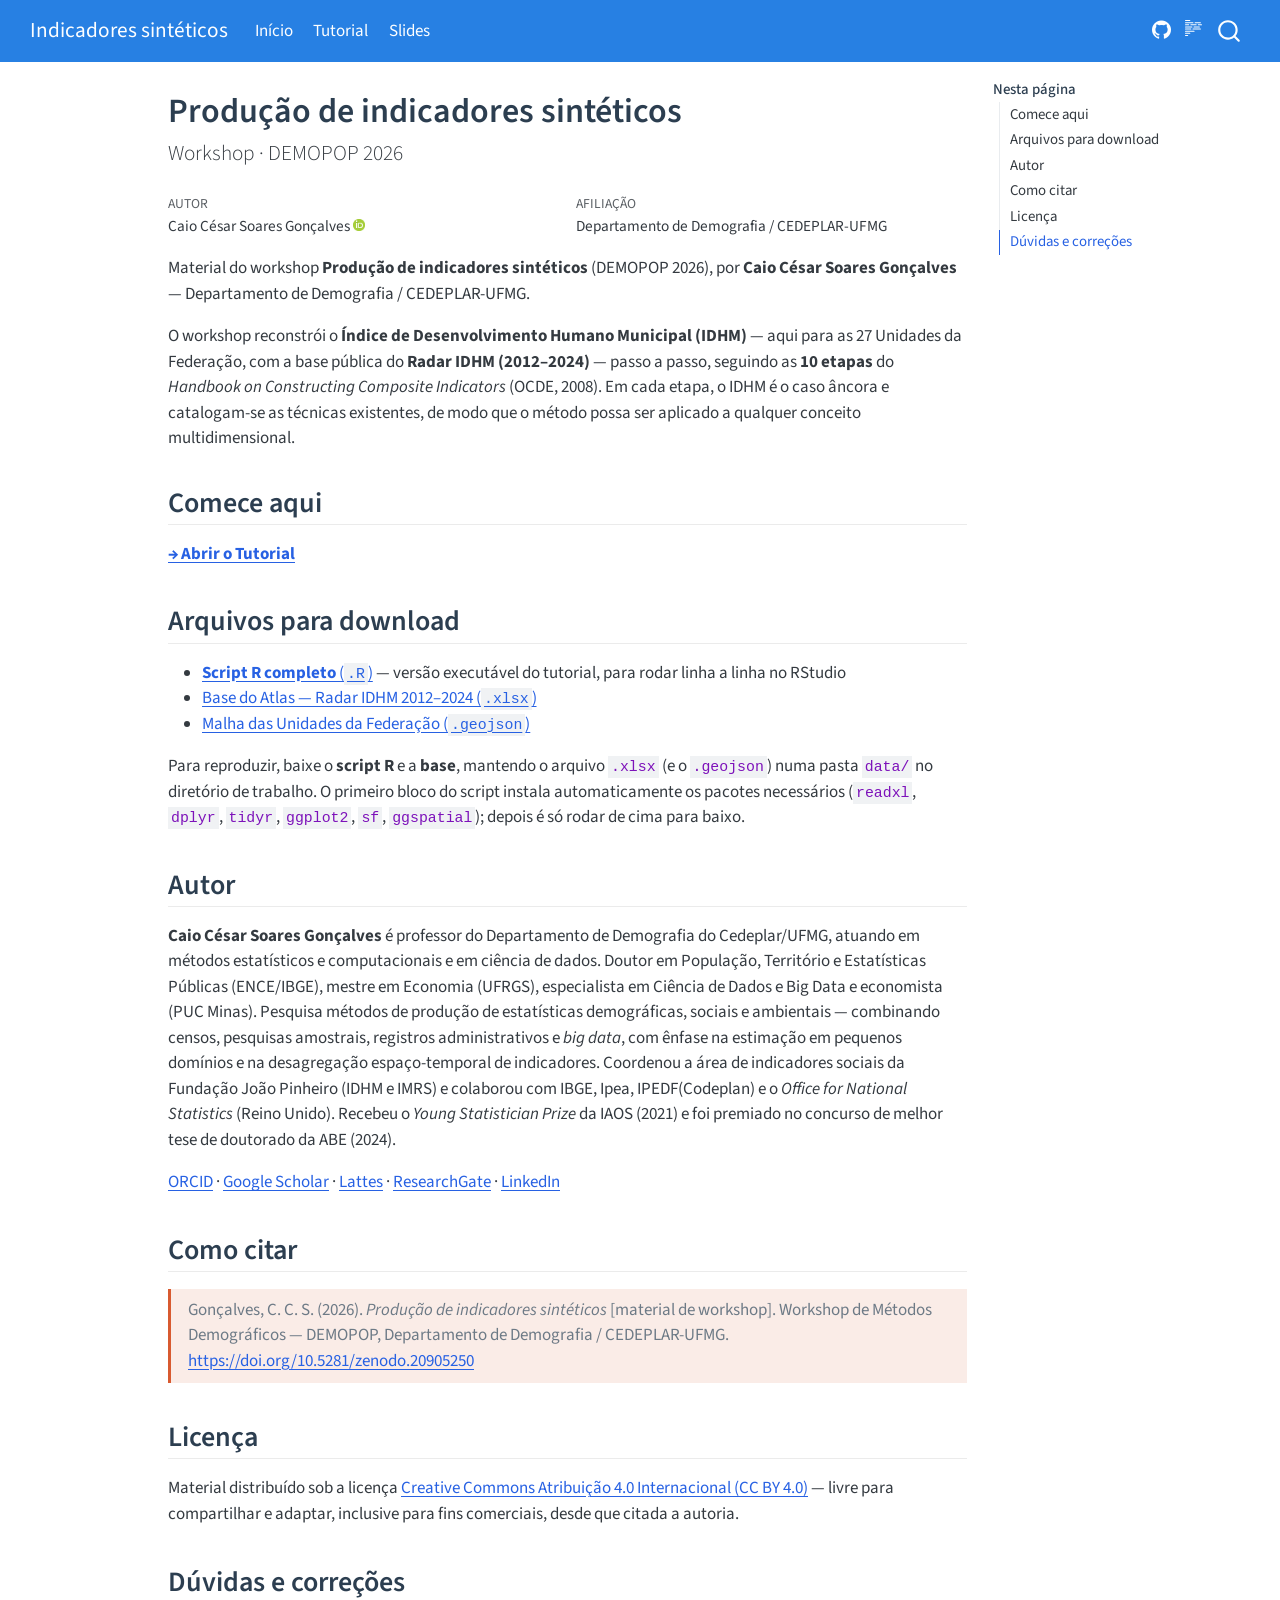
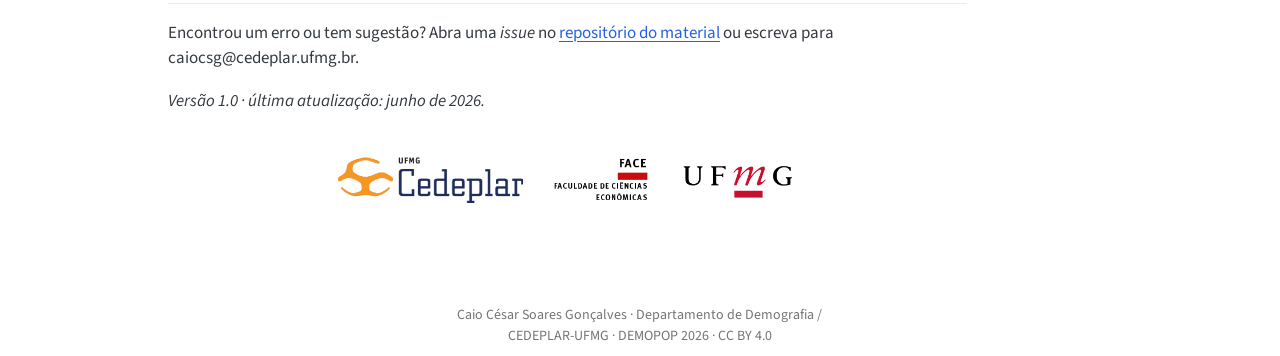
<file: index.html>
<!DOCTYPE html>
<html xmlns="http://www.w3.org/1999/xhtml" lang="pt" xml:lang="pt"><head>

<meta charset="utf-8">
<meta name="generator" content="quarto-1.9.38">

<meta name="viewport" content="width=device-width, initial-scale=1.0, user-scalable=yes">

<meta name="author" content="Caio César Soares Gonçalves">

<title>Produção de indicadores sintéticos – Indicadores sintéticos</title>
<style>
/* Default styles provided by pandoc.
** See https://pandoc.org/MANUAL.html#variables-for-html for config info.
*/
code{white-space: pre-wrap;}
span.smallcaps{font-variant: small-caps;}
div.columns{display: flex; gap: min(4vw, 1.5em);}
div.column{flex: auto; overflow-x: auto;}
div.hanging-indent{margin-left: 1.5em; text-indent: -1.5em;}
ul.task-list{list-style: none;}
ul.task-list li input[type="checkbox"] {
  width: 0.8em;
  margin: 0 0.8em 0.2em -1em; /* quarto-specific, see https://github.com/quarto-dev/quarto-cli/issues/4556 */ 
  vertical-align: middle;
}
</style>


<script src="site_libs/quarto-nav/quarto-nav.js"></script>
<script src="site_libs/quarto-nav/headroom.min.js"></script>
<script src="site_libs/clipboard/clipboard.min.js"></script>
<script src="site_libs/quarto-search/autocomplete.umd.js"></script>
<script src="site_libs/quarto-search/fuse.min.js"></script>
<script src="site_libs/quarto-search/quarto-search.js"></script>
<meta name="quarto:offset" content="./">
<script src="site_libs/quarto-html/quarto.js" type="module"></script>
<script src="site_libs/quarto-html/tabsets/tabsets.js" type="module"></script>
<script src="site_libs/quarto-html/popper.min.js"></script>
<script src="site_libs/quarto-html/tippy.umd.min.js"></script>
<script src="site_libs/quarto-html/anchor.min.js"></script>
<link href="site_libs/quarto-html/tippy.css" rel="stylesheet">
<link href="site_libs/quarto-html/quarto-syntax-highlighting-15634bcf2e68342d4ad2dfa704d543f6.css" rel="stylesheet" id="quarto-text-highlighting-styles">
<script src="site_libs/bootstrap/bootstrap.min.js"></script>
<link href="site_libs/bootstrap/bootstrap-icons.css" rel="stylesheet">
<link href="site_libs/bootstrap/bootstrap-e16872440047994247dd28c82fe9c6b4.min.css" rel="stylesheet" append-hash="true" id="quarto-bootstrap" data-mode="light">
<script id="quarto-search-options" type="application/json">{
  "location": "navbar",
  "copy-button": false,
  "collapse-after": 3,
  "panel-placement": "end",
  "type": "overlay",
  "limit": 50,
  "keyboard-shortcut": [
    "f",
    "/",
    "s"
  ],
  "show-item-context": false,
  "language": {
    "search-no-results-text": "Nenhum resultado",
    "search-matching-documents-text": "documentos correspondentes",
    "search-copy-link-title": "Copiar link para a busca",
    "search-hide-matches-text": "Esconder correspondências adicionais",
    "search-more-match-text": "mais correspondência neste documento",
    "search-more-matches-text": "mais correspondências neste documento",
    "search-clear-button-title": "Limpar",
    "search-text-placeholder": "",
    "search-detached-cancel-button-title": "Cancelar",
    "search-submit-button-title": "Enviar",
    "search-label": "Procurar"
  }
}</script>
<meta name="google-site-verification" content="edJX37LiPL0RkwXcaY4JrGJbmbhJnkRpjafHZgDwlM8">


<link rel="stylesheet" href="custom.css">
<meta property="og:title" content="Produção de indicadores sintéticos – Indicadores sintéticos">
<meta property="og:description" content="Workshop · DEMOPOP 2026">
<meta property="og:image" content="https://demopop.github.io/indicadores-sinteticos/[data-uri]">
<meta property="og:site_name" content="Indicadores sintéticos">
<meta name="twitter:title" content="Produção de indicadores sintéticos – Indicadores sintéticos">
<meta name="twitter:description" content="Workshop · DEMOPOP 2026">
<meta name="twitter:image" content="https://demopop.github.io/indicadores-sinteticos/[data-uri]">
<meta name="twitter:card" content="summary_large_image">
</head>

<body class="nav-fixed quarto-light">

<div id="quarto-search-results"></div>
  <header id="quarto-header" class="headroom fixed-top">
    <nav class="navbar navbar-expand-lg " data-bs-theme="dark">
      <div class="navbar-container container-fluid">
      <div class="navbar-brand-container mx-auto">
    <a class="navbar-brand" href="./index.html">
    <span class="navbar-title">Indicadores sintéticos</span>
    </a>
  </div>
            <div id="quarto-search" class="" title="Procurar"></div>
          <button class="navbar-toggler" type="button" data-bs-toggle="collapse" data-bs-target="#navbarCollapse" aria-controls="navbarCollapse" role="menu" aria-expanded="false" aria-label="Alternar de navegação" onclick="if (window.quartoToggleHeadroom) { window.quartoToggleHeadroom(); }">
  <span class="navbar-toggler-icon"></span>
</button>
          <div class="collapse navbar-collapse" id="navbarCollapse">
            <ul class="navbar-nav navbar-nav-scroll me-auto">
  <li class="nav-item">
    <a class="nav-link active" href="./index.html" aria-current="page"> 
<span class="menu-text">Início</span></a>
  </li>  
  <li class="nav-item">
    <a class="nav-link" href="./tutorial.html"> 
<span class="menu-text">Tutorial</span></a>
  </li>  
  <li class="nav-item">
    <a class="nav-link" href="./slides.html"> 
<span class="menu-text">Slides</span></a>
  </li>  
</ul>
            <ul class="navbar-nav navbar-nav-scroll ms-auto">
  <li class="nav-item compact">
    <a class="nav-link" href="https://github.com/DemoPOP/indicadores-sinteticos"> <i class="bi bi-github" role="img" aria-label="GitHub">
</i> 
<span class="menu-text"></span></a>
  </li>  
</ul>
          </div> <!-- /navcollapse -->
            <div class="quarto-navbar-tools">
  <a href="" class="quarto-reader-toggle quarto-navigation-tool px-1" onclick="window.quartoToggleReader(); return false;" title="Alternar modo de leitor">
  <div class="quarto-reader-toggle-btn">
  <i class="bi"></i>
  </div>
</a>
</div>
      </div> <!-- /container-fluid -->
    </nav>
</header>
<!-- content -->
<div id="quarto-content" class="quarto-container page-columns page-rows-contents page-layout-article page-navbar">
<!-- sidebar -->
<!-- margin-sidebar -->
    <div id="quarto-margin-sidebar" class="sidebar margin-sidebar">
        <nav id="TOC" role="doc-toc" class="toc-active">
    <h2 id="toc-title">Nesta página</h2>
   
  <ul>
  <li><a href="#comece-aqui" id="toc-comece-aqui" class="nav-link active" data-scroll-target="#comece-aqui">Comece aqui</a></li>
  <li><a href="#arquivos-para-download" id="toc-arquivos-para-download" class="nav-link" data-scroll-target="#arquivos-para-download">Arquivos para download</a></li>
  <li><a href="#autor" id="toc-autor" class="nav-link" data-scroll-target="#autor">Autor</a></li>
  <li><a href="#como-citar" id="toc-como-citar" class="nav-link" data-scroll-target="#como-citar">Como citar</a></li>
  <li><a href="#licença" id="toc-licença" class="nav-link" data-scroll-target="#licença">Licença</a></li>
  <li><a href="#dúvidas-e-correções" id="toc-dúvidas-e-correções" class="nav-link" data-scroll-target="#dúvidas-e-correções">Dúvidas e correções</a></li>
  </ul>
</nav>
    </div>
<!-- main -->
<main class="content" id="quarto-document-content">

<header id="title-block-header" class="quarto-title-block default">
<div class="quarto-title">
<h1 class="title">Produção de indicadores sintéticos</h1>
<p class="subtitle lead">Workshop · DEMOPOP 2026</p>
</div>


<div class="quarto-title-meta-author">
  <div class="quarto-title-meta-heading">Autor</div>
  <div class="quarto-title-meta-heading">Afiliação</div>
  
    <div class="quarto-title-meta-contents">
    <p class="author">Caio César Soares Gonçalves <a href="https://orcid.org/0000-0002-3366-7560" class="quarto-title-author-orcid"> <img src="[data-uri]"></a></p>
  </div>
  <div class="quarto-title-meta-contents">
        <p class="affiliation">
            Departamento de Demografia / CEDEPLAR-UFMG
          </p>
      </div>
  </div>

<div class="quarto-title-meta">

      
  
    
  </div>
  


</header>


<p>Material do workshop <strong>Produção de indicadores sintéticos</strong> (DEMOPOP 2026), por <strong>Caio César Soares Gonçalves</strong> — Departamento de Demografia / CEDEPLAR-UFMG.</p>
<p>O workshop reconstrói o <strong>Índice de Desenvolvimento Humano Municipal (IDHM)</strong> — aqui para as 27 Unidades da Federação, com a base pública do <strong>Radar IDHM (2012–2024)</strong> — passo a passo, seguindo as <strong>10 etapas</strong> do <em>Handbook on Constructing Composite Indicators</em> (OCDE, 2008). Em cada etapa, o IDHM é o caso âncora e catalogam-se as técnicas existentes, de modo que o método possa ser aplicado a qualquer conceito multidimensional.</p>
<section id="comece-aqui" class="level2">
<h2 class="anchored" data-anchor-id="comece-aqui">Comece aqui</h2>
<p><a href="./tutorial.html"><strong>→ Abrir o Tutorial</strong></a></p>
</section>
<section id="arquivos-para-download" class="level2">
<h2 class="anchored" data-anchor-id="arquivos-para-download">Arquivos para download</h2>
<ul>
<li><a href="tutorial.R"><strong>Script R completo</strong> (<code>.R</code>)</a> — versão executável do tutorial, para rodar linha a linha no RStudio</li>
<li><a href="data/adh_radar_base_2012_2024.xlsx">Base do Atlas — Radar IDHM 2012–2024 (<code>.xlsx</code>)</a></li>
<li><a href="data/uf_brasil.geojson">Malha das Unidades da Federação (<code>.geojson</code>)</a></li>
</ul>
<p>Para reproduzir, baixe o <strong>script R</strong> e a <strong>base</strong>, mantendo o arquivo <code>.xlsx</code> (e o <code>.geojson</code>) numa pasta <code>data/</code> no diretório de trabalho. O primeiro bloco do script instala automaticamente os pacotes necessários (<code>readxl</code>, <code>dplyr</code>, <code>tidyr</code>, <code>ggplot2</code>, <code>sf</code>, <code>ggspatial</code>); depois é só rodar de cima para baixo.</p>
</section>
<section id="autor" class="level2">
<h2 class="anchored" data-anchor-id="autor">Autor</h2>
<p><strong>Caio César Soares Gonçalves</strong> é professor do Departamento de Demografia do Cedeplar/UFMG, atuando em métodos estatísticos e computacionais e em ciência de dados. Doutor em População, Território e Estatísticas Públicas (ENCE/IBGE), mestre em Economia (UFRGS), especialista em Ciência de Dados e Big Data e economista (PUC Minas). Pesquisa métodos de produção de estatísticas demográficas, sociais e ambientais — combinando censos, pesquisas amostrais, registros administrativos e <em>big data</em>, com ênfase na estimação em pequenos domínios e na desagregação espaço-temporal de indicadores. Coordenou a área de indicadores sociais da Fundação João Pinheiro (IDHM e IMRS) e colaborou com IBGE, Ipea, IPEDF(Codeplan) e o <em>Office for National Statistics</em> (Reino Unido). Recebeu o <em>Young Statistician Prize</em> da IAOS (2021) e foi premiado no concurso de melhor tese de doutorado da ABE (2024).</p>
<p><a href="https://orcid.org/0000-0002-3366-7560">ORCID</a> · <a href="https://scholar.google.com/citations?user=_uOyB2AAAAAJ&amp;hl=en">Google Scholar</a> · <a href="http://lattes.cnpq.br/6829577347369187">Lattes</a> · <a href="https://www.researchgate.net/profile/Caio-Cesar-Soares-Goncalves">ResearchGate</a> · <a href="https://www.linkedin.com/in/caiocsg/">LinkedIn</a></p>
</section>
<section id="como-citar" class="level2">
<h2 class="anchored" data-anchor-id="como-citar">Como citar</h2>
<blockquote class="blockquote">
<p>Gonçalves, C. C. S. (2026). <em>Produção de indicadores sintéticos</em> [material de workshop]. Workshop de Métodos Demográficos — DEMOPOP, Departamento de Demografia / CEDEPLAR-UFMG. <a href="https://doi.org/10.5281/zenodo.20905250" class="uri">https://doi.org/10.5281/zenodo.20905250</a></p>
</blockquote>
</section>
<section id="licença" class="level2">
<h2 class="anchored" data-anchor-id="licença">Licença</h2>
<p>Material distribuído sob a licença <a href="https://creativecommons.org/licenses/by/4.0/deed.pt-br">Creative Commons Atribuição 4.0 Internacional (CC BY 4.0)</a> — livre para compartilhar e adaptar, inclusive para fins comerciais, desde que citada a autoria.</p>
</section>
<section id="dúvidas-e-correções" class="level2">
<h2 class="anchored" data-anchor-id="dúvidas-e-correções">Dúvidas e correções</h2>
<p>Encontrou um erro ou tem sugestão? Abra uma <em>issue</em> no <a href="https://github.com/DemoPOP/indicadores-sinteticos">repositório do material</a> ou escreva para caiocsg@cedeplar.ufmg.br.</p>
<p><em>Versão 1.0 · última atualização: junho de 2026.</em></p>
<p style="text-align:center; margin-top:2.5rem;">
<img src="assets/cedeplar-logo.png" height="46" style="margin:0 14px;"> <img src="assets/log_face.png" height="46" style="margin:0 14px;"> <img src="assets/Logo_UFMG.png" height="46" style="margin:0 14px;">
</p>


</section>

</main> <!-- /main -->
<script id="quarto-html-after-body" type="application/javascript">
  window.document.addEventListener("DOMContentLoaded", function (event) {
    const icon = "";
    const anchorJS = new window.AnchorJS();
    anchorJS.options = {
      placement: 'right',
      icon: icon
    };
    anchorJS.add('.anchored');
    const isCodeAnnotation = (el) => {
      for (const clz of el.classList) {
        if (clz.startsWith('code-annotation-')) {                     
          return true;
        }
      }
      return false;
    }
    const onCopySuccess = function(e) {
      // button target
      const button = e.trigger;
      // don't keep focus
      button.blur();
      // flash "checked"
      button.classList.add('code-copy-button-checked');
      var currentTitle = button.getAttribute("title");
      button.setAttribute("title", "Copiada");
      let tooltip;
      if (window.bootstrap) {
        button.setAttribute("data-bs-toggle", "tooltip");
        button.setAttribute("data-bs-placement", "left");
        button.setAttribute("data-bs-title", "Copiada");
        tooltip = new bootstrap.Tooltip(button, 
          { trigger: "manual", 
            customClass: "code-copy-button-tooltip",
            offset: [0, -8]});
        tooltip.show();    
      }
      setTimeout(function() {
        if (tooltip) {
          tooltip.hide();
          button.removeAttribute("data-bs-title");
          button.removeAttribute("data-bs-toggle");
          button.removeAttribute("data-bs-placement");
        }
        button.setAttribute("title", currentTitle);
        button.classList.remove('code-copy-button-checked');
      }, 1000);
      // clear code selection
      e.clearSelection();
    }
    const getTextToCopy = function(trigger) {
      const outerScaffold = trigger.parentElement.cloneNode(true);
      const codeEl = outerScaffold.querySelector('code');
      for (const childEl of codeEl.children) {
        if (isCodeAnnotation(childEl)) {
          childEl.remove();
        }
      }
      return codeEl.innerText;
    }
    const clipboard = new window.ClipboardJS('.code-copy-button:not([data-in-quarto-modal])', {
      text: getTextToCopy
    });
    clipboard.on('success', onCopySuccess);
    if (window.document.getElementById('quarto-embedded-source-code-modal')) {
      const clipboardModal = new window.ClipboardJS('.code-copy-button[data-in-quarto-modal]', {
        text: getTextToCopy,
        container: window.document.getElementById('quarto-embedded-source-code-modal')
      });
      clipboardModal.on('success', onCopySuccess);
    }
      var localhostRegex = new RegExp(/^(?:http|https):\/\/localhost\:?[0-9]*\//);
      var mailtoRegex = new RegExp(/^mailto:/);
        var filterRegex = new RegExp("https:\/\/demopop\.github\.io\/indicadores-sinteticos\/");
      var isInternal = (href) => {
          return filterRegex.test(href) || localhostRegex.test(href) || mailtoRegex.test(href);
      }
      // Inspect non-navigation links and adorn them if external
     var links = window.document.querySelectorAll('a[href]:not(.nav-link):not(.navbar-brand):not(.toc-action):not(.sidebar-link):not(.sidebar-item-toggle):not(.pagination-link):not(.no-external):not([aria-hidden]):not(.dropdown-item):not(.quarto-navigation-tool):not(.about-link)');
      for (var i=0; i<links.length; i++) {
        const link = links[i];
        if (!isInternal(link.href)) {
          // undo the damage that might have been done by quarto-nav.js in the case of
          // links that we want to consider external
          if (link.dataset.originalHref !== undefined) {
            link.href = link.dataset.originalHref;
          }
        }
      }
    function tippyHover(el, contentFn, onTriggerFn, onUntriggerFn) {
      const config = {
        allowHTML: true,
        maxWidth: 500,
        delay: 100,
        arrow: false,
        appendTo: function(el) {
            return el.parentElement;
        },
        interactive: true,
        interactiveBorder: 10,
        theme: 'quarto',
        placement: 'bottom-start',
      };
      if (contentFn) {
        config.content = contentFn;
      }
      if (onTriggerFn) {
        config.onTrigger = onTriggerFn;
      }
      if (onUntriggerFn) {
        config.onUntrigger = onUntriggerFn;
      }
      window.tippy(el, config); 
    }
    const noterefs = window.document.querySelectorAll('a[role="doc-noteref"]');
    for (var i=0; i<noterefs.length; i++) {
      const ref = noterefs[i];
      tippyHover(ref, function() {
        // use id or data attribute instead here
        let href = ref.getAttribute('data-footnote-href') || ref.getAttribute('href');
        try { href = new URL(href).hash; } catch {}
        const id = href.replace(/^#\/?/, "");
        const note = window.document.getElementById(id);
        if (note) {
          return note.innerHTML;
        } else {
          return "";
        }
      });
    }
    const xrefs = window.document.querySelectorAll('a.quarto-xref');
    const processXRef = (id, note) => {
      // Strip column container classes
      const stripColumnClz = (el) => {
        el.classList.remove("page-full", "page-columns");
        if (el.children) {
          for (const child of el.children) {
            stripColumnClz(child);
          }
        }
      }
      stripColumnClz(note)
      if (id === null || id.startsWith('sec-')) {
        // Special case sections, only their first couple elements
        const container = document.createElement("div");
        if (note.children && note.children.length > 2) {
          container.appendChild(note.children[0].cloneNode(true));
          for (let i = 1; i < note.children.length; i++) {
            const child = note.children[i];
            if (child.tagName === "P" && child.innerText === "") {
              continue;
            } else {
              container.appendChild(child.cloneNode(true));
              break;
            }
          }
          if (window.Quarto?.typesetMath) {
            window.Quarto.typesetMath(container);
          }
          return container.innerHTML
        } else {
          if (window.Quarto?.typesetMath) {
            window.Quarto.typesetMath(note);
          }
          return note.innerHTML;
        }
      } else {
        // Remove any anchor links if they are present
        const anchorLink = note.querySelector('a.anchorjs-link');
        if (anchorLink) {
          anchorLink.remove();
        }
        if (window.Quarto?.typesetMath) {
          window.Quarto.typesetMath(note);
        }
        if (note.classList.contains("callout")) {
          return note.outerHTML;
        } else {
          return note.innerHTML;
        }
      }
    }
    for (var i=0; i<xrefs.length; i++) {
      const xref = xrefs[i];
      tippyHover(xref, undefined, function(instance) {
        instance.disable();
        let url = xref.getAttribute('href');
        let hash = undefined; 
        if (url.startsWith('#')) {
          hash = url;
        } else {
          try { hash = new URL(url).hash; } catch {}
        }
        if (hash) {
          const id = hash.replace(/^#\/?/, "");
          const note = window.document.getElementById(id);
          if (note !== null) {
            try {
              const html = processXRef(id, note.cloneNode(true));
              instance.setContent(html);
            } finally {
              instance.enable();
              instance.show();
            }
          } else {
            // See if we can fetch this
            fetch(url.split('#')[0])
            .then(res => res.text())
            .then(html => {
              const parser = new DOMParser();
              const htmlDoc = parser.parseFromString(html, "text/html");
              const note = htmlDoc.getElementById(id);
              if (note !== null) {
                const html = processXRef(id, note);
                instance.setContent(html);
              } 
            }).finally(() => {
              instance.enable();
              instance.show();
            });
          }
        } else {
          // See if we can fetch a full url (with no hash to target)
          // This is a special case and we should probably do some content thinning / targeting
          fetch(url)
          .then(res => res.text())
          .then(html => {
            const parser = new DOMParser();
            const htmlDoc = parser.parseFromString(html, "text/html");
            const note = htmlDoc.querySelector('main.content');
            if (note !== null) {
              // This should only happen for chapter cross references
              // (since there is no id in the URL)
              // remove the first header
              if (note.children.length > 0 && note.children[0].tagName === "HEADER") {
                note.children[0].remove();
              }
              const html = processXRef(null, note);
              instance.setContent(html);
            } 
          }).finally(() => {
            instance.enable();
            instance.show();
          });
        }
      }, function(instance) {
      });
    }
        let selectedAnnoteEl;
        const selectorForAnnotation = ( cell, annotation) => {
          let cellAttr = 'data-code-cell="' + cell + '"';
          let lineAttr = 'data-code-annotation="' +  annotation + '"';
          const selector = 'span[' + cellAttr + '][' + lineAttr + ']';
          return selector;
        }
        const selectCodeLines = (annoteEl) => {
          const doc = window.document;
          const targetCell = annoteEl.getAttribute("data-target-cell");
          const targetAnnotation = annoteEl.getAttribute("data-target-annotation");
          const annoteSpan = window.document.querySelector(selectorForAnnotation(targetCell, targetAnnotation));
          const lines = annoteSpan.getAttribute("data-code-lines").split(",");
          const lineIds = lines.map((line) => {
            return targetCell + "-" + line;
          })
          let top = null;
          let height = null;
          let parent = null;
          if (lineIds.length > 0) {
              //compute the position of the single el (top and bottom and make a div)
              const el = window.document.getElementById(lineIds[0]);
              top = el.offsetTop;
              height = el.offsetHeight;
              parent = el.parentElement.parentElement;
            if (lineIds.length > 1) {
              const lastEl = window.document.getElementById(lineIds[lineIds.length - 1]);
              const bottom = lastEl.offsetTop + lastEl.offsetHeight;
              height = bottom - top;
            }
            if (top !== null && height !== null && parent !== null) {
              // cook up a div (if necessary) and position it 
              let div = window.document.getElementById("code-annotation-line-highlight");
              if (div === null) {
                div = window.document.createElement("div");
                div.setAttribute("id", "code-annotation-line-highlight");
                div.style.position = 'absolute';
                parent.appendChild(div);
              }
              div.style.top = top - 2 + "px";
              div.style.height = height + 4 + "px";
              div.style.left = 0;
              let gutterDiv = window.document.getElementById("code-annotation-line-highlight-gutter");
              if (gutterDiv === null) {
                gutterDiv = window.document.createElement("div");
                gutterDiv.setAttribute("id", "code-annotation-line-highlight-gutter");
                gutterDiv.style.position = 'absolute';
                const codeCell = window.document.getElementById(targetCell);
                const gutter = codeCell.querySelector('.code-annotation-gutter');
                gutter.appendChild(gutterDiv);
              }
              gutterDiv.style.top = top - 2 + "px";
              gutterDiv.style.height = height + 4 + "px";
            }
            selectedAnnoteEl = annoteEl;
          }
        };
        const unselectCodeLines = () => {
          const elementsIds = ["code-annotation-line-highlight", "code-annotation-line-highlight-gutter"];
          elementsIds.forEach((elId) => {
            const div = window.document.getElementById(elId);
            if (div) {
              div.remove();
            }
          });
          selectedAnnoteEl = undefined;
        };
          // Handle positioning of the toggle
      window.addEventListener(
        "resize",
        throttle(() => {
          elRect = undefined;
          if (selectedAnnoteEl) {
            selectCodeLines(selectedAnnoteEl);
          }
        }, 10)
      );
      function throttle(fn, ms) {
      let throttle = false;
      let timer;
        return (...args) => {
          if(!throttle) { // first call gets through
              fn.apply(this, args);
              throttle = true;
          } else { // all the others get throttled
              if(timer) clearTimeout(timer); // cancel #2
              timer = setTimeout(() => {
                fn.apply(this, args);
                timer = throttle = false;
              }, ms);
          }
        };
      }
        // Attach click handler to the DT
        const annoteDls = window.document.querySelectorAll('dt[data-target-cell]');
        for (const annoteDlNode of annoteDls) {
          annoteDlNode.addEventListener('click', (event) => {
            const clickedEl = event.target;
            if (clickedEl !== selectedAnnoteEl) {
              unselectCodeLines();
              const activeEl = window.document.querySelector('dt[data-target-cell].code-annotation-active');
              if (activeEl) {
                activeEl.classList.remove('code-annotation-active');
              }
              selectCodeLines(clickedEl);
              clickedEl.classList.add('code-annotation-active');
            } else {
              // Unselect the line
              unselectCodeLines();
              clickedEl.classList.remove('code-annotation-active');
            }
          });
        }
    const findCites = (el) => {
      const parentEl = el.parentElement;
      if (parentEl) {
        const cites = parentEl.dataset.cites;
        if (cites) {
          return {
            el,
            cites: cites.split(' ')
          };
        } else {
          return findCites(el.parentElement)
        }
      } else {
        return undefined;
      }
    };
    var bibliorefs = window.document.querySelectorAll('a[role="doc-biblioref"]');
    for (var i=0; i<bibliorefs.length; i++) {
      const ref = bibliorefs[i];
      const citeInfo = findCites(ref);
      if (citeInfo) {
        tippyHover(citeInfo.el, function() {
          var popup = window.document.createElement('div');
          citeInfo.cites.forEach(function(cite) {
            var citeDiv = window.document.createElement('div');
            citeDiv.classList.add('hanging-indent');
            citeDiv.classList.add('csl-entry');
            var biblioDiv = window.document.getElementById('ref-' + cite);
            if (biblioDiv) {
              citeDiv.innerHTML = biblioDiv.innerHTML;
            }
            popup.appendChild(citeDiv);
          });
          return popup.innerHTML;
        });
      }
    }
  });
  </script>
</div> <!-- /content -->
<footer class="footer">
  <div class="nav-footer">
    <div class="nav-footer-left">
      &nbsp;
    </div>   
    <div class="nav-footer-center">
<p>Caio César Soares Gonçalves · Departamento de Demografia / CEDEPLAR-UFMG · DEMOPOP 2026 · CC BY 4.0</p>
</div>
    <div class="nav-footer-right">
      &nbsp;
    </div>
  </div>
</footer>




</body></html>
</file>
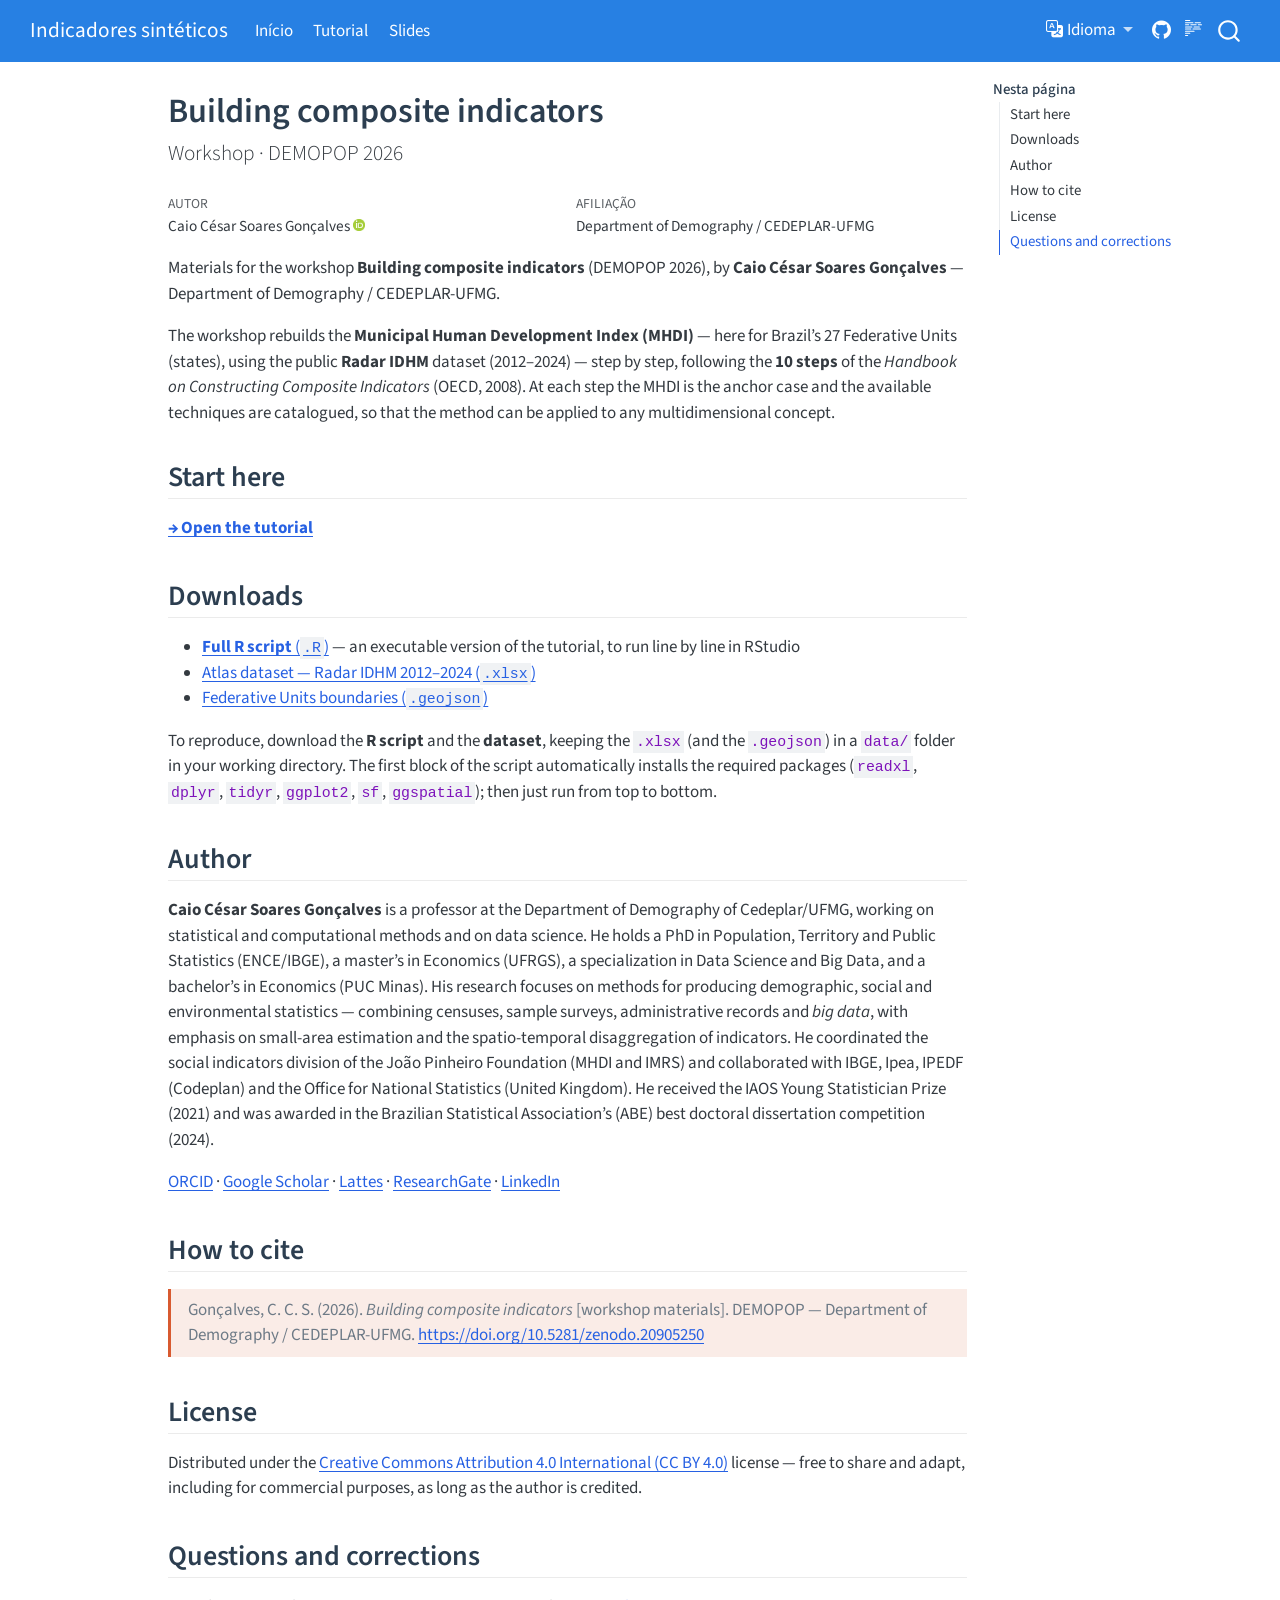
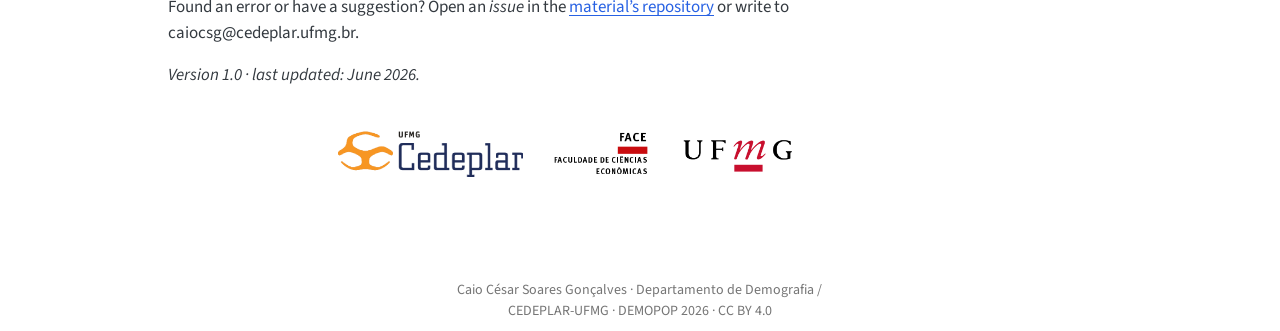
<file: en/index.html>
<!DOCTYPE html>
<html xmlns="http://www.w3.org/1999/xhtml" lang="pt" xml:lang="pt"><head>

<meta charset="utf-8">
<meta name="generator" content="quarto-1.9.38">

<meta name="viewport" content="width=device-width, initial-scale=1.0, user-scalable=yes">

<meta name="author" content="Caio César Soares Gonçalves">

<title>Building composite indicators – Indicadores sintéticos</title>
<style>
/* Default styles provided by pandoc.
** See https://pandoc.org/MANUAL.html#variables-for-html for config info.
*/
code{white-space: pre-wrap;}
span.smallcaps{font-variant: small-caps;}
div.columns{display: flex; gap: min(4vw, 1.5em);}
div.column{flex: auto; overflow-x: auto;}
div.hanging-indent{margin-left: 1.5em; text-indent: -1.5em;}
ul.task-list{list-style: none;}
ul.task-list li input[type="checkbox"] {
  width: 0.8em;
  margin: 0 0.8em 0.2em -1em; /* quarto-specific, see https://github.com/quarto-dev/quarto-cli/issues/4556 */ 
  vertical-align: middle;
}
</style>


<script src="../site_libs/quarto-nav/quarto-nav.js"></script>
<script src="../site_libs/quarto-nav/headroom.min.js"></script>
<script src="../site_libs/clipboard/clipboard.min.js"></script>
<script src="../site_libs/quarto-search/autocomplete.umd.js"></script>
<script src="../site_libs/quarto-search/fuse.min.js"></script>
<script src="../site_libs/quarto-search/quarto-search.js"></script>
<meta name="quarto:offset" content="../">
<script src="../site_libs/quarto-html/quarto.js" type="module"></script>
<script src="../site_libs/quarto-html/tabsets/tabsets.js" type="module"></script>
<script src="../site_libs/quarto-html/popper.min.js"></script>
<script src="../site_libs/quarto-html/tippy.umd.min.js"></script>
<script src="../site_libs/quarto-html/anchor.min.js"></script>
<link href="../site_libs/quarto-html/tippy.css" rel="stylesheet">
<link href="../site_libs/quarto-html/quarto-syntax-highlighting-15634bcf2e68342d4ad2dfa704d543f6.css" rel="stylesheet" id="quarto-text-highlighting-styles">
<script src="../site_libs/bootstrap/bootstrap.min.js"></script>
<link href="../site_libs/bootstrap/bootstrap-icons.css" rel="stylesheet">
<link href="../site_libs/bootstrap/bootstrap-e16872440047994247dd28c82fe9c6b4.min.css" rel="stylesheet" append-hash="true" id="quarto-bootstrap" data-mode="light">
<script id="quarto-search-options" type="application/json">{
  "location": "navbar",
  "copy-button": false,
  "collapse-after": 3,
  "panel-placement": "end",
  "type": "overlay",
  "limit": 50,
  "keyboard-shortcut": [
    "f",
    "/",
    "s"
  ],
  "show-item-context": false,
  "language": {
    "search-no-results-text": "Nenhum resultado",
    "search-matching-documents-text": "documentos correspondentes",
    "search-copy-link-title": "Copiar link para a busca",
    "search-hide-matches-text": "Esconder correspondências adicionais",
    "search-more-match-text": "mais correspondência neste documento",
    "search-more-matches-text": "mais correspondências neste documento",
    "search-clear-button-title": "Limpar",
    "search-text-placeholder": "",
    "search-detached-cancel-button-title": "Cancelar",
    "search-submit-button-title": "Enviar",
    "search-label": "Procurar"
  }
}</script>
<meta name="google-site-verification" content="edJX37LiPL0RkwXcaY4JrGJbmbhJnkRpjafHZgDwlM8">


<link rel="stylesheet" href="../custom.css">
<meta property="og:title" content="Building composite indicators – Indicadores sintéticos">
<meta property="og:description" content="Workshop · DEMOPOP 2026">
<meta property="og:image" content="https://demopop.github.io/indicadores-sinteticos/en/[data-uri]">
<meta property="og:site_name" content="Indicadores sintéticos">
<meta name="twitter:title" content="Building composite indicators – Indicadores sintéticos">
<meta name="twitter:description" content="Workshop · DEMOPOP 2026">
<meta name="twitter:image" content="https://demopop.github.io/indicadores-sinteticos/en/[data-uri]">
<meta name="twitter:card" content="summary_large_image">
</head>

<body class="nav-fixed quarto-light">

<div id="quarto-search-results"></div>
  <header id="quarto-header" class="headroom fixed-top">
    <nav class="navbar navbar-expand-lg " data-bs-theme="dark">
      <div class="navbar-container container-fluid">
      <div class="navbar-brand-container mx-auto">
    <a class="navbar-brand" href="../index.html">
    <span class="navbar-title">Indicadores sintéticos</span>
    </a>
  </div>
            <div id="quarto-search" class="" title="Procurar"></div>
          <button class="navbar-toggler" type="button" data-bs-toggle="collapse" data-bs-target="#navbarCollapse" aria-controls="navbarCollapse" role="menu" aria-expanded="false" aria-label="Alternar de navegação" onclick="if (window.quartoToggleHeadroom) { window.quartoToggleHeadroom(); }">
  <span class="navbar-toggler-icon"></span>
</button>
          <div class="collapse navbar-collapse" id="navbarCollapse">
            <ul class="navbar-nav navbar-nav-scroll me-auto">
  <li class="nav-item">
    <a class="nav-link" href="../index.html"> 
<span class="menu-text">Início</span></a>
  </li>  
  <li class="nav-item">
    <a class="nav-link" href="../tutorial.html"> 
<span class="menu-text">Tutorial</span></a>
  </li>  
  <li class="nav-item">
    <a class="nav-link" href="../slides.html"> 
<span class="menu-text">Slides</span></a>
  </li>  
</ul>
            <ul class="navbar-nav navbar-nav-scroll ms-auto">
  <li class="nav-item dropdown ">
    <a class="nav-link dropdown-toggle" href="#" id="nav-menu-idioma" role="link" data-bs-toggle="dropdown" aria-expanded="false">
      <i class="bi bi-translate" role="img">
</i> 
 <span class="menu-text">Idioma</span>
    </a>
    <ul class="dropdown-menu dropdown-menu-end" aria-labelledby="nav-menu-idioma">    
        <li>
    <a class="dropdown-item" href="../index.html">
 <span class="dropdown-text">Português</span></a>
  </li>  
        <li>
    <a class="dropdown-item" href="../en/index.html">
 <span class="dropdown-text">English</span></a>
  </li>  
        <li>
    <a class="dropdown-item" href="../es/index.html">
 <span class="dropdown-text">Español</span></a>
  </li>  
    </ul>
  </li>
  <li class="nav-item compact">
    <a class="nav-link" href="https://github.com/DemoPOP/indicadores-sinteticos"> <i class="bi bi-github" role="img" aria-label="GitHub">
</i> 
<span class="menu-text"></span></a>
  </li>  
</ul>
          </div> <!-- /navcollapse -->
            <div class="quarto-navbar-tools">
  <a href="" class="quarto-reader-toggle quarto-navigation-tool px-1" onclick="window.quartoToggleReader(); return false;" title="Alternar modo de leitor">
  <div class="quarto-reader-toggle-btn">
  <i class="bi"></i>
  </div>
</a>
</div>
      </div> <!-- /container-fluid -->
    </nav>
</header>
<!-- content -->
<div id="quarto-content" class="quarto-container page-columns page-rows-contents page-layout-article page-navbar">
<!-- sidebar -->
<!-- margin-sidebar -->
    <div id="quarto-margin-sidebar" class="sidebar margin-sidebar">
        <nav id="TOC" role="doc-toc" class="toc-active">
    <h2 id="toc-title">Nesta página</h2>
   
  <ul>
  <li><a href="#start-here" id="toc-start-here" class="nav-link active" data-scroll-target="#start-here">Start here</a></li>
  <li><a href="#downloads" id="toc-downloads" class="nav-link" data-scroll-target="#downloads">Downloads</a></li>
  <li><a href="#author" id="toc-author" class="nav-link" data-scroll-target="#author">Author</a></li>
  <li><a href="#how-to-cite" id="toc-how-to-cite" class="nav-link" data-scroll-target="#how-to-cite">How to cite</a></li>
  <li><a href="#license" id="toc-license" class="nav-link" data-scroll-target="#license">License</a></li>
  <li><a href="#questions-and-corrections" id="toc-questions-and-corrections" class="nav-link" data-scroll-target="#questions-and-corrections">Questions and corrections</a></li>
  </ul>
</nav>
    </div>
<!-- main -->
<main class="content" id="quarto-document-content">

<header id="title-block-header" class="quarto-title-block default">
<div class="quarto-title">
<h1 class="title">Building composite indicators</h1>
<p class="subtitle lead">Workshop · DEMOPOP 2026</p>
</div>


<div class="quarto-title-meta-author">
  <div class="quarto-title-meta-heading">Autor</div>
  <div class="quarto-title-meta-heading">Afiliação</div>
  
    <div class="quarto-title-meta-contents">
    <p class="author">Caio César Soares Gonçalves <a href="https://orcid.org/0000-0002-3366-7560" class="quarto-title-author-orcid"> <img src="[data-uri]"></a></p>
  </div>
  <div class="quarto-title-meta-contents">
        <p class="affiliation">
            Department of Demography / CEDEPLAR-UFMG
          </p>
      </div>
  </div>

<div class="quarto-title-meta">

      
  
    
  </div>
  


</header>


<p>Materials for the workshop <strong>Building composite indicators</strong> (DEMOPOP 2026), by <strong>Caio César Soares Gonçalves</strong> — Department of Demography / CEDEPLAR-UFMG.</p>
<p>The workshop rebuilds the <strong>Municipal Human Development Index (MHDI)</strong> — here for Brazil’s 27 Federative Units (states), using the public <strong>Radar IDHM</strong> dataset (2012–2024) — step by step, following the <strong>10 steps</strong> of the <em>Handbook on Constructing Composite Indicators</em> (OECD, 2008). At each step the MHDI is the anchor case and the available techniques are catalogued, so that the method can be applied to any multidimensional concept.</p>
<section id="start-here" class="level2">
<h2 class="anchored" data-anchor-id="start-here">Start here</h2>
<p><a href="../en/tutorial.html"><strong>→ Open the tutorial</strong></a></p>
</section>
<section id="downloads" class="level2">
<h2 class="anchored" data-anchor-id="downloads">Downloads</h2>
<ul>
<li><a href="tutorial.R"><strong>Full R script</strong> (<code>.R</code>)</a> — an executable version of the tutorial, to run line by line in RStudio</li>
<li><a href="../data/adh_radar_base_2012_2024.xlsx">Atlas dataset — Radar IDHM 2012–2024 (<code>.xlsx</code>)</a></li>
<li><a href="../data/uf_brasil.geojson">Federative Units boundaries (<code>.geojson</code>)</a></li>
</ul>
<p>To reproduce, download the <strong>R script</strong> and the <strong>dataset</strong>, keeping the <code>.xlsx</code> (and the <code>.geojson</code>) in a <code>data/</code> folder in your working directory. The first block of the script automatically installs the required packages (<code>readxl</code>, <code>dplyr</code>, <code>tidyr</code>, <code>ggplot2</code>, <code>sf</code>, <code>ggspatial</code>); then just run from top to bottom.</p>
</section>
<section id="author" class="level2">
<h2 class="anchored" data-anchor-id="author">Author</h2>
<p><strong>Caio César Soares Gonçalves</strong> is a professor at the Department of Demography of Cedeplar/UFMG, working on statistical and computational methods and on data science. He holds a PhD in Population, Territory and Public Statistics (ENCE/IBGE), a master’s in Economics (UFRGS), a specialization in Data Science and Big Data, and a bachelor’s in Economics (PUC Minas). His research focuses on methods for producing demographic, social and environmental statistics — combining censuses, sample surveys, administrative records and <em>big data</em>, with emphasis on small-area estimation and the spatio-temporal disaggregation of indicators. He coordinated the social indicators division of the João Pinheiro Foundation (MHDI and IMRS) and collaborated with IBGE, Ipea, IPEDF (Codeplan) and the Office for National Statistics (United Kingdom). He received the IAOS Young Statistician Prize (2021) and was awarded in the Brazilian Statistical Association’s (ABE) best doctoral dissertation competition (2024).</p>
<p><a href="https://orcid.org/0000-0002-3366-7560">ORCID</a> · <a href="https://scholar.google.com/citations?user=_uOyB2AAAAAJ&amp;hl=en">Google Scholar</a> · <a href="http://lattes.cnpq.br/6829577347369187">Lattes</a> · <a href="https://www.researchgate.net/profile/Caio-Cesar-Soares-Goncalves">ResearchGate</a> · <a href="https://www.linkedin.com/in/caiocsg/">LinkedIn</a></p>
</section>
<section id="how-to-cite" class="level2">
<h2 class="anchored" data-anchor-id="how-to-cite">How to cite</h2>
<blockquote class="blockquote">
<p>Gonçalves, C. C. S. (2026). <em>Building composite indicators</em> [workshop materials]. DEMOPOP — Department of Demography / CEDEPLAR-UFMG. <a href="https://doi.org/10.5281/zenodo.20905250" class="uri">https://doi.org/10.5281/zenodo.20905250</a></p>
</blockquote>
</section>
<section id="license" class="level2">
<h2 class="anchored" data-anchor-id="license">License</h2>
<p>Distributed under the <a href="https://creativecommons.org/licenses/by/4.0/">Creative Commons Attribution 4.0 International (CC BY 4.0)</a> license — free to share and adapt, including for commercial purposes, as long as the author is credited.</p>
</section>
<section id="questions-and-corrections" class="level2">
<h2 class="anchored" data-anchor-id="questions-and-corrections">Questions and corrections</h2>
<p>Found an error or have a suggestion? Open an <em>issue</em> in the <a href="https://github.com/DemoPOP/indicadores-sinteticos">material’s repository</a> or write to caiocsg@cedeplar.ufmg.br.</p>
<p><em>Version 1.0 · last updated: June 2026.</em></p>
<p style="text-align:center; margin-top:2.5rem;">
<img src="../assets/cedeplar-logo.png" height="46" style="margin:0 14px;"> <img src="../assets/log_face.png" height="46" style="margin:0 14px;"> <img src="../assets/Logo_UFMG.png" height="46" style="margin:0 14px;">
</p>


</section>

</main> <!-- /main -->
<script id="quarto-html-after-body" type="application/javascript">
  window.document.addEventListener("DOMContentLoaded", function (event) {
    const icon = "";
    const anchorJS = new window.AnchorJS();
    anchorJS.options = {
      placement: 'right',
      icon: icon
    };
    anchorJS.add('.anchored');
    const isCodeAnnotation = (el) => {
      for (const clz of el.classList) {
        if (clz.startsWith('code-annotation-')) {                     
          return true;
        }
      }
      return false;
    }
    const onCopySuccess = function(e) {
      // button target
      const button = e.trigger;
      // don't keep focus
      button.blur();
      // flash "checked"
      button.classList.add('code-copy-button-checked');
      var currentTitle = button.getAttribute("title");
      button.setAttribute("title", "Copiada");
      let tooltip;
      if (window.bootstrap) {
        button.setAttribute("data-bs-toggle", "tooltip");
        button.setAttribute("data-bs-placement", "left");
        button.setAttribute("data-bs-title", "Copiada");
        tooltip = new bootstrap.Tooltip(button, 
          { trigger: "manual", 
            customClass: "code-copy-button-tooltip",
            offset: [0, -8]});
        tooltip.show();    
      }
      setTimeout(function() {
        if (tooltip) {
          tooltip.hide();
          button.removeAttribute("data-bs-title");
          button.removeAttribute("data-bs-toggle");
          button.removeAttribute("data-bs-placement");
        }
        button.setAttribute("title", currentTitle);
        button.classList.remove('code-copy-button-checked');
      }, 1000);
      // clear code selection
      e.clearSelection();
    }
    const getTextToCopy = function(trigger) {
      const outerScaffold = trigger.parentElement.cloneNode(true);
      const codeEl = outerScaffold.querySelector('code');
      for (const childEl of codeEl.children) {
        if (isCodeAnnotation(childEl)) {
          childEl.remove();
        }
      }
      return codeEl.innerText;
    }
    const clipboard = new window.ClipboardJS('.code-copy-button:not([data-in-quarto-modal])', {
      text: getTextToCopy
    });
    clipboard.on('success', onCopySuccess);
    if (window.document.getElementById('quarto-embedded-source-code-modal')) {
      const clipboardModal = new window.ClipboardJS('.code-copy-button[data-in-quarto-modal]', {
        text: getTextToCopy,
        container: window.document.getElementById('quarto-embedded-source-code-modal')
      });
      clipboardModal.on('success', onCopySuccess);
    }
      var localhostRegex = new RegExp(/^(?:http|https):\/\/localhost\:?[0-9]*\//);
      var mailtoRegex = new RegExp(/^mailto:/);
        var filterRegex = new RegExp("https:\/\/demopop\.github\.io\/indicadores-sinteticos\/");
      var isInternal = (href) => {
          return filterRegex.test(href) || localhostRegex.test(href) || mailtoRegex.test(href);
      }
      // Inspect non-navigation links and adorn them if external
     var links = window.document.querySelectorAll('a[href]:not(.nav-link):not(.navbar-brand):not(.toc-action):not(.sidebar-link):not(.sidebar-item-toggle):not(.pagination-link):not(.no-external):not([aria-hidden]):not(.dropdown-item):not(.quarto-navigation-tool):not(.about-link)');
      for (var i=0; i<links.length; i++) {
        const link = links[i];
        if (!isInternal(link.href)) {
          // undo the damage that might have been done by quarto-nav.js in the case of
          // links that we want to consider external
          if (link.dataset.originalHref !== undefined) {
            link.href = link.dataset.originalHref;
          }
        }
      }
    function tippyHover(el, contentFn, onTriggerFn, onUntriggerFn) {
      const config = {
        allowHTML: true,
        maxWidth: 500,
        delay: 100,
        arrow: false,
        appendTo: function(el) {
            return el.parentElement;
        },
        interactive: true,
        interactiveBorder: 10,
        theme: 'quarto',
        placement: 'bottom-start',
      };
      if (contentFn) {
        config.content = contentFn;
      }
      if (onTriggerFn) {
        config.onTrigger = onTriggerFn;
      }
      if (onUntriggerFn) {
        config.onUntrigger = onUntriggerFn;
      }
      window.tippy(el, config); 
    }
    const noterefs = window.document.querySelectorAll('a[role="doc-noteref"]');
    for (var i=0; i<noterefs.length; i++) {
      const ref = noterefs[i];
      tippyHover(ref, function() {
        // use id or data attribute instead here
        let href = ref.getAttribute('data-footnote-href') || ref.getAttribute('href');
        try { href = new URL(href).hash; } catch {}
        const id = href.replace(/^#\/?/, "");
        const note = window.document.getElementById(id);
        if (note) {
          return note.innerHTML;
        } else {
          return "";
        }
      });
    }
    const xrefs = window.document.querySelectorAll('a.quarto-xref');
    const processXRef = (id, note) => {
      // Strip column container classes
      const stripColumnClz = (el) => {
        el.classList.remove("page-full", "page-columns");
        if (el.children) {
          for (const child of el.children) {
            stripColumnClz(child);
          }
        }
      }
      stripColumnClz(note)
      if (id === null || id.startsWith('sec-')) {
        // Special case sections, only their first couple elements
        const container = document.createElement("div");
        if (note.children && note.children.length > 2) {
          container.appendChild(note.children[0].cloneNode(true));
          for (let i = 1; i < note.children.length; i++) {
            const child = note.children[i];
            if (child.tagName === "P" && child.innerText === "") {
              continue;
            } else {
              container.appendChild(child.cloneNode(true));
              break;
            }
          }
          if (window.Quarto?.typesetMath) {
            window.Quarto.typesetMath(container);
          }
          return container.innerHTML
        } else {
          if (window.Quarto?.typesetMath) {
            window.Quarto.typesetMath(note);
          }
          return note.innerHTML;
        }
      } else {
        // Remove any anchor links if they are present
        const anchorLink = note.querySelector('a.anchorjs-link');
        if (anchorLink) {
          anchorLink.remove();
        }
        if (window.Quarto?.typesetMath) {
          window.Quarto.typesetMath(note);
        }
        if (note.classList.contains("callout")) {
          return note.outerHTML;
        } else {
          return note.innerHTML;
        }
      }
    }
    for (var i=0; i<xrefs.length; i++) {
      const xref = xrefs[i];
      tippyHover(xref, undefined, function(instance) {
        instance.disable();
        let url = xref.getAttribute('href');
        let hash = undefined; 
        if (url.startsWith('#')) {
          hash = url;
        } else {
          try { hash = new URL(url).hash; } catch {}
        }
        if (hash) {
          const id = hash.replace(/^#\/?/, "");
          const note = window.document.getElementById(id);
          if (note !== null) {
            try {
              const html = processXRef(id, note.cloneNode(true));
              instance.setContent(html);
            } finally {
              instance.enable();
              instance.show();
            }
          } else {
            // See if we can fetch this
            fetch(url.split('#')[0])
            .then(res => res.text())
            .then(html => {
              const parser = new DOMParser();
              const htmlDoc = parser.parseFromString(html, "text/html");
              const note = htmlDoc.getElementById(id);
              if (note !== null) {
                const html = processXRef(id, note);
                instance.setContent(html);
              } 
            }).finally(() => {
              instance.enable();
              instance.show();
            });
          }
        } else {
          // See if we can fetch a full url (with no hash to target)
          // This is a special case and we should probably do some content thinning / targeting
          fetch(url)
          .then(res => res.text())
          .then(html => {
            const parser = new DOMParser();
            const htmlDoc = parser.parseFromString(html, "text/html");
            const note = htmlDoc.querySelector('main.content');
            if (note !== null) {
              // This should only happen for chapter cross references
              // (since there is no id in the URL)
              // remove the first header
              if (note.children.length > 0 && note.children[0].tagName === "HEADER") {
                note.children[0].remove();
              }
              const html = processXRef(null, note);
              instance.setContent(html);
            } 
          }).finally(() => {
            instance.enable();
            instance.show();
          });
        }
      }, function(instance) {
      });
    }
        let selectedAnnoteEl;
        const selectorForAnnotation = ( cell, annotation) => {
          let cellAttr = 'data-code-cell="' + cell + '"';
          let lineAttr = 'data-code-annotation="' +  annotation + '"';
          const selector = 'span[' + cellAttr + '][' + lineAttr + ']';
          return selector;
        }
        const selectCodeLines = (annoteEl) => {
          const doc = window.document;
          const targetCell = annoteEl.getAttribute("data-target-cell");
          const targetAnnotation = annoteEl.getAttribute("data-target-annotation");
          const annoteSpan = window.document.querySelector(selectorForAnnotation(targetCell, targetAnnotation));
          const lines = annoteSpan.getAttribute("data-code-lines").split(",");
          const lineIds = lines.map((line) => {
            return targetCell + "-" + line;
          })
          let top = null;
          let height = null;
          let parent = null;
          if (lineIds.length > 0) {
              //compute the position of the single el (top and bottom and make a div)
              const el = window.document.getElementById(lineIds[0]);
              top = el.offsetTop;
              height = el.offsetHeight;
              parent = el.parentElement.parentElement;
            if (lineIds.length > 1) {
              const lastEl = window.document.getElementById(lineIds[lineIds.length - 1]);
              const bottom = lastEl.offsetTop + lastEl.offsetHeight;
              height = bottom - top;
            }
            if (top !== null && height !== null && parent !== null) {
              // cook up a div (if necessary) and position it 
              let div = window.document.getElementById("code-annotation-line-highlight");
              if (div === null) {
                div = window.document.createElement("div");
                div.setAttribute("id", "code-annotation-line-highlight");
                div.style.position = 'absolute';
                parent.appendChild(div);
              }
              div.style.top = top - 2 + "px";
              div.style.height = height + 4 + "px";
              div.style.left = 0;
              let gutterDiv = window.document.getElementById("code-annotation-line-highlight-gutter");
              if (gutterDiv === null) {
                gutterDiv = window.document.createElement("div");
                gutterDiv.setAttribute("id", "code-annotation-line-highlight-gutter");
                gutterDiv.style.position = 'absolute';
                const codeCell = window.document.getElementById(targetCell);
                const gutter = codeCell.querySelector('.code-annotation-gutter');
                gutter.appendChild(gutterDiv);
              }
              gutterDiv.style.top = top - 2 + "px";
              gutterDiv.style.height = height + 4 + "px";
            }
            selectedAnnoteEl = annoteEl;
          }
        };
        const unselectCodeLines = () => {
          const elementsIds = ["code-annotation-line-highlight", "code-annotation-line-highlight-gutter"];
          elementsIds.forEach((elId) => {
            const div = window.document.getElementById(elId);
            if (div) {
              div.remove();
            }
          });
          selectedAnnoteEl = undefined;
        };
          // Handle positioning of the toggle
      window.addEventListener(
        "resize",
        throttle(() => {
          elRect = undefined;
          if (selectedAnnoteEl) {
            selectCodeLines(selectedAnnoteEl);
          }
        }, 10)
      );
      function throttle(fn, ms) {
      let throttle = false;
      let timer;
        return (...args) => {
          if(!throttle) { // first call gets through
              fn.apply(this, args);
              throttle = true;
          } else { // all the others get throttled
              if(timer) clearTimeout(timer); // cancel #2
              timer = setTimeout(() => {
                fn.apply(this, args);
                timer = throttle = false;
              }, ms);
          }
        };
      }
        // Attach click handler to the DT
        const annoteDls = window.document.querySelectorAll('dt[data-target-cell]');
        for (const annoteDlNode of annoteDls) {
          annoteDlNode.addEventListener('click', (event) => {
            const clickedEl = event.target;
            if (clickedEl !== selectedAnnoteEl) {
              unselectCodeLines();
              const activeEl = window.document.querySelector('dt[data-target-cell].code-annotation-active');
              if (activeEl) {
                activeEl.classList.remove('code-annotation-active');
              }
              selectCodeLines(clickedEl);
              clickedEl.classList.add('code-annotation-active');
            } else {
              // Unselect the line
              unselectCodeLines();
              clickedEl.classList.remove('code-annotation-active');
            }
          });
        }
    const findCites = (el) => {
      const parentEl = el.parentElement;
      if (parentEl) {
        const cites = parentEl.dataset.cites;
        if (cites) {
          return {
            el,
            cites: cites.split(' ')
          };
        } else {
          return findCites(el.parentElement)
        }
      } else {
        return undefined;
      }
    };
    var bibliorefs = window.document.querySelectorAll('a[role="doc-biblioref"]');
    for (var i=0; i<bibliorefs.length; i++) {
      const ref = bibliorefs[i];
      const citeInfo = findCites(ref);
      if (citeInfo) {
        tippyHover(citeInfo.el, function() {
          var popup = window.document.createElement('div');
          citeInfo.cites.forEach(function(cite) {
            var citeDiv = window.document.createElement('div');
            citeDiv.classList.add('hanging-indent');
            citeDiv.classList.add('csl-entry');
            var biblioDiv = window.document.getElementById('ref-' + cite);
            if (biblioDiv) {
              citeDiv.innerHTML = biblioDiv.innerHTML;
            }
            popup.appendChild(citeDiv);
          });
          return popup.innerHTML;
        });
      }
    }
  });
  </script>
</div> <!-- /content -->
<footer class="footer">
  <div class="nav-footer">
    <div class="nav-footer-left">
      &nbsp;
    </div>   
    <div class="nav-footer-center">
<p>Caio César Soares Gonçalves · Departamento de Demografia / CEDEPLAR-UFMG · DEMOPOP 2026 · CC BY 4.0</p>
</div>
    <div class="nav-footer-right">
      &nbsp;
    </div>
  </div>
</footer>




</body></html>
</file>
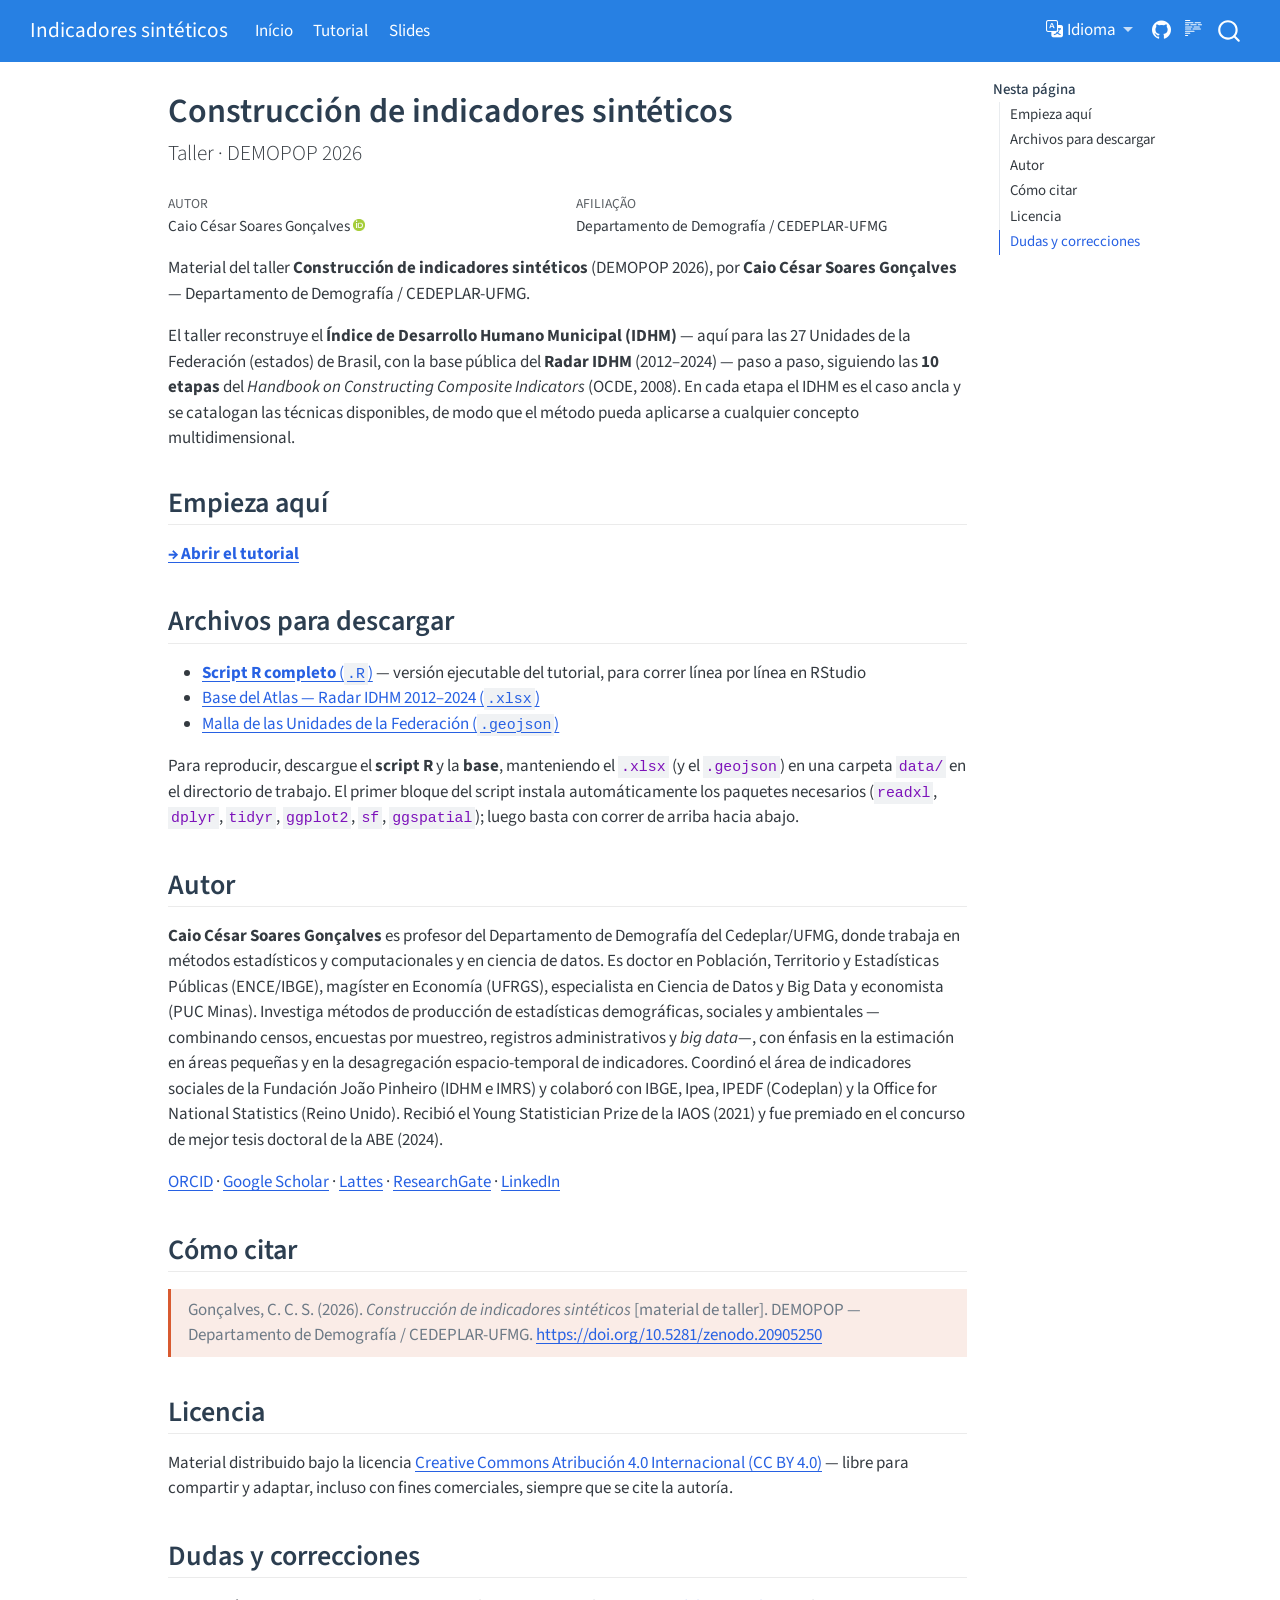
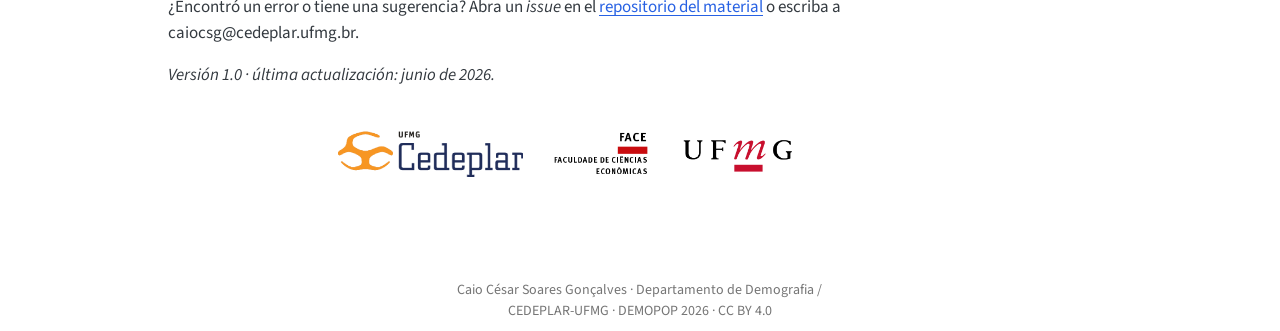
<file: es/index.html>
<!DOCTYPE html>
<html xmlns="http://www.w3.org/1999/xhtml" lang="pt" xml:lang="pt"><head>

<meta charset="utf-8">
<meta name="generator" content="quarto-1.9.38">

<meta name="viewport" content="width=device-width, initial-scale=1.0, user-scalable=yes">

<meta name="author" content="Caio César Soares Gonçalves">

<title>Construcción de indicadores sintéticos – Indicadores sintéticos</title>
<style>
/* Default styles provided by pandoc.
** See https://pandoc.org/MANUAL.html#variables-for-html for config info.
*/
code{white-space: pre-wrap;}
span.smallcaps{font-variant: small-caps;}
div.columns{display: flex; gap: min(4vw, 1.5em);}
div.column{flex: auto; overflow-x: auto;}
div.hanging-indent{margin-left: 1.5em; text-indent: -1.5em;}
ul.task-list{list-style: none;}
ul.task-list li input[type="checkbox"] {
  width: 0.8em;
  margin: 0 0.8em 0.2em -1em; /* quarto-specific, see https://github.com/quarto-dev/quarto-cli/issues/4556 */ 
  vertical-align: middle;
}
</style>


<script src="../site_libs/quarto-nav/quarto-nav.js"></script>
<script src="../site_libs/quarto-nav/headroom.min.js"></script>
<script src="../site_libs/clipboard/clipboard.min.js"></script>
<script src="../site_libs/quarto-search/autocomplete.umd.js"></script>
<script src="../site_libs/quarto-search/fuse.min.js"></script>
<script src="../site_libs/quarto-search/quarto-search.js"></script>
<meta name="quarto:offset" content="../">
<script src="../site_libs/quarto-html/quarto.js" type="module"></script>
<script src="../site_libs/quarto-html/tabsets/tabsets.js" type="module"></script>
<script src="../site_libs/quarto-html/popper.min.js"></script>
<script src="../site_libs/quarto-html/tippy.umd.min.js"></script>
<script src="../site_libs/quarto-html/anchor.min.js"></script>
<link href="../site_libs/quarto-html/tippy.css" rel="stylesheet">
<link href="../site_libs/quarto-html/quarto-syntax-highlighting-15634bcf2e68342d4ad2dfa704d543f6.css" rel="stylesheet" id="quarto-text-highlighting-styles">
<script src="../site_libs/bootstrap/bootstrap.min.js"></script>
<link href="../site_libs/bootstrap/bootstrap-icons.css" rel="stylesheet">
<link href="../site_libs/bootstrap/bootstrap-e16872440047994247dd28c82fe9c6b4.min.css" rel="stylesheet" append-hash="true" id="quarto-bootstrap" data-mode="light">
<script id="quarto-search-options" type="application/json">{
  "location": "navbar",
  "copy-button": false,
  "collapse-after": 3,
  "panel-placement": "end",
  "type": "overlay",
  "limit": 50,
  "keyboard-shortcut": [
    "f",
    "/",
    "s"
  ],
  "show-item-context": false,
  "language": {
    "search-no-results-text": "Nenhum resultado",
    "search-matching-documents-text": "documentos correspondentes",
    "search-copy-link-title": "Copiar link para a busca",
    "search-hide-matches-text": "Esconder correspondências adicionais",
    "search-more-match-text": "mais correspondência neste documento",
    "search-more-matches-text": "mais correspondências neste documento",
    "search-clear-button-title": "Limpar",
    "search-text-placeholder": "",
    "search-detached-cancel-button-title": "Cancelar",
    "search-submit-button-title": "Enviar",
    "search-label": "Procurar"
  }
}</script>
<meta name="google-site-verification" content="edJX37LiPL0RkwXcaY4JrGJbmbhJnkRpjafHZgDwlM8">


<link rel="stylesheet" href="../custom.css">
<meta property="og:title" content="Construcción de indicadores sintéticos – Indicadores sintéticos">
<meta property="og:description" content="Taller · DEMOPOP 2026">
<meta property="og:image" content="https://demopop.github.io/indicadores-sinteticos/es/[data-uri]">
<meta property="og:site_name" content="Indicadores sintéticos">
<meta name="twitter:title" content="Construcción de indicadores sintéticos – Indicadores sintéticos">
<meta name="twitter:description" content="Taller · DEMOPOP 2026">
<meta name="twitter:image" content="https://demopop.github.io/indicadores-sinteticos/es/[data-uri]">
<meta name="twitter:card" content="summary_large_image">
</head>

<body class="nav-fixed quarto-light">

<div id="quarto-search-results"></div>
  <header id="quarto-header" class="headroom fixed-top">
    <nav class="navbar navbar-expand-lg " data-bs-theme="dark">
      <div class="navbar-container container-fluid">
      <div class="navbar-brand-container mx-auto">
    <a class="navbar-brand" href="../index.html">
    <span class="navbar-title">Indicadores sintéticos</span>
    </a>
  </div>
            <div id="quarto-search" class="" title="Procurar"></div>
          <button class="navbar-toggler" type="button" data-bs-toggle="collapse" data-bs-target="#navbarCollapse" aria-controls="navbarCollapse" role="menu" aria-expanded="false" aria-label="Alternar de navegação" onclick="if (window.quartoToggleHeadroom) { window.quartoToggleHeadroom(); }">
  <span class="navbar-toggler-icon"></span>
</button>
          <div class="collapse navbar-collapse" id="navbarCollapse">
            <ul class="navbar-nav navbar-nav-scroll me-auto">
  <li class="nav-item">
    <a class="nav-link" href="../index.html"> 
<span class="menu-text">Início</span></a>
  </li>  
  <li class="nav-item">
    <a class="nav-link" href="../tutorial.html"> 
<span class="menu-text">Tutorial</span></a>
  </li>  
  <li class="nav-item">
    <a class="nav-link" href="../slides.html"> 
<span class="menu-text">Slides</span></a>
  </li>  
</ul>
            <ul class="navbar-nav navbar-nav-scroll ms-auto">
  <li class="nav-item dropdown ">
    <a class="nav-link dropdown-toggle" href="#" id="nav-menu-idioma" role="link" data-bs-toggle="dropdown" aria-expanded="false">
      <i class="bi bi-translate" role="img">
</i> 
 <span class="menu-text">Idioma</span>
    </a>
    <ul class="dropdown-menu dropdown-menu-end" aria-labelledby="nav-menu-idioma">    
        <li>
    <a class="dropdown-item" href="../index.html">
 <span class="dropdown-text">Português</span></a>
  </li>  
        <li>
    <a class="dropdown-item" href="../en/index.html">
 <span class="dropdown-text">English</span></a>
  </li>  
        <li>
    <a class="dropdown-item" href="../es/index.html">
 <span class="dropdown-text">Español</span></a>
  </li>  
    </ul>
  </li>
  <li class="nav-item compact">
    <a class="nav-link" href="https://github.com/DemoPOP/indicadores-sinteticos"> <i class="bi bi-github" role="img" aria-label="GitHub">
</i> 
<span class="menu-text"></span></a>
  </li>  
</ul>
          </div> <!-- /navcollapse -->
            <div class="quarto-navbar-tools">
  <a href="" class="quarto-reader-toggle quarto-navigation-tool px-1" onclick="window.quartoToggleReader(); return false;" title="Alternar modo de leitor">
  <div class="quarto-reader-toggle-btn">
  <i class="bi"></i>
  </div>
</a>
</div>
      </div> <!-- /container-fluid -->
    </nav>
</header>
<!-- content -->
<div id="quarto-content" class="quarto-container page-columns page-rows-contents page-layout-article page-navbar">
<!-- sidebar -->
<!-- margin-sidebar -->
    <div id="quarto-margin-sidebar" class="sidebar margin-sidebar">
        <nav id="TOC" role="doc-toc" class="toc-active">
    <h2 id="toc-title">Nesta página</h2>
   
  <ul>
  <li><a href="#empieza-aquí" id="toc-empieza-aquí" class="nav-link active" data-scroll-target="#empieza-aquí">Empieza aquí</a></li>
  <li><a href="#archivos-para-descargar" id="toc-archivos-para-descargar" class="nav-link" data-scroll-target="#archivos-para-descargar">Archivos para descargar</a></li>
  <li><a href="#autor" id="toc-autor" class="nav-link" data-scroll-target="#autor">Autor</a></li>
  <li><a href="#cómo-citar" id="toc-cómo-citar" class="nav-link" data-scroll-target="#cómo-citar">Cómo citar</a></li>
  <li><a href="#licencia" id="toc-licencia" class="nav-link" data-scroll-target="#licencia">Licencia</a></li>
  <li><a href="#dudas-y-correcciones" id="toc-dudas-y-correcciones" class="nav-link" data-scroll-target="#dudas-y-correcciones">Dudas y correcciones</a></li>
  </ul>
</nav>
    </div>
<!-- main -->
<main class="content" id="quarto-document-content">

<header id="title-block-header" class="quarto-title-block default">
<div class="quarto-title">
<h1 class="title">Construcción de indicadores sintéticos</h1>
<p class="subtitle lead">Taller · DEMOPOP 2026</p>
</div>


<div class="quarto-title-meta-author">
  <div class="quarto-title-meta-heading">Autor</div>
  <div class="quarto-title-meta-heading">Afiliação</div>
  
    <div class="quarto-title-meta-contents">
    <p class="author">Caio César Soares Gonçalves <a href="https://orcid.org/0000-0002-3366-7560" class="quarto-title-author-orcid"> <img src="[data-uri]"></a></p>
  </div>
  <div class="quarto-title-meta-contents">
        <p class="affiliation">
            Departamento de Demografía / CEDEPLAR-UFMG
          </p>
      </div>
  </div>

<div class="quarto-title-meta">

      
  
    
  </div>
  


</header>


<p>Material del taller <strong>Construcción de indicadores sintéticos</strong> (DEMOPOP 2026), por <strong>Caio César Soares Gonçalves</strong> — Departamento de Demografía / CEDEPLAR-UFMG.</p>
<p>El taller reconstruye el <strong>Índice de Desarrollo Humano Municipal (IDHM)</strong> — aquí para las 27 Unidades de la Federación (estados) de Brasil, con la base pública del <strong>Radar IDHM</strong> (2012–2024) — paso a paso, siguiendo las <strong>10 etapas</strong> del <em>Handbook on Constructing Composite Indicators</em> (OCDE, 2008). En cada etapa el IDHM es el caso ancla y se catalogan las técnicas disponibles, de modo que el método pueda aplicarse a cualquier concepto multidimensional.</p>
<section id="empieza-aquí" class="level2">
<h2 class="anchored" data-anchor-id="empieza-aquí">Empieza aquí</h2>
<p><a href="../es/tutorial.html"><strong>→ Abrir el tutorial</strong></a></p>
</section>
<section id="archivos-para-descargar" class="level2">
<h2 class="anchored" data-anchor-id="archivos-para-descargar">Archivos para descargar</h2>
<ul>
<li><a href="tutorial.R"><strong>Script R completo</strong> (<code>.R</code>)</a> — versión ejecutable del tutorial, para correr línea por línea en RStudio</li>
<li><a href="../data/adh_radar_base_2012_2024.xlsx">Base del Atlas — Radar IDHM 2012–2024 (<code>.xlsx</code>)</a></li>
<li><a href="../data/uf_brasil.geojson">Malla de las Unidades de la Federación (<code>.geojson</code>)</a></li>
</ul>
<p>Para reproducir, descargue el <strong>script R</strong> y la <strong>base</strong>, manteniendo el <code>.xlsx</code> (y el <code>.geojson</code>) en una carpeta <code>data/</code> en el directorio de trabajo. El primer bloque del script instala automáticamente los paquetes necesarios (<code>readxl</code>, <code>dplyr</code>, <code>tidyr</code>, <code>ggplot2</code>, <code>sf</code>, <code>ggspatial</code>); luego basta con correr de arriba hacia abajo.</p>
</section>
<section id="autor" class="level2">
<h2 class="anchored" data-anchor-id="autor">Autor</h2>
<p><strong>Caio César Soares Gonçalves</strong> es profesor del Departamento de Demografía del Cedeplar/UFMG, donde trabaja en métodos estadísticos y computacionales y en ciencia de datos. Es doctor en Población, Territorio y Estadísticas Públicas (ENCE/IBGE), magíster en Economía (UFRGS), especialista en Ciencia de Datos y Big Data y economista (PUC Minas). Investiga métodos de producción de estadísticas demográficas, sociales y ambientales —combinando censos, encuestas por muestreo, registros administrativos y <em>big data</em>—, con énfasis en la estimación en áreas pequeñas y en la desagregación espacio-temporal de indicadores. Coordinó el área de indicadores sociales de la Fundación João Pinheiro (IDHM e IMRS) y colaboró con IBGE, Ipea, IPEDF (Codeplan) y la Office for National Statistics (Reino Unido). Recibió el Young Statistician Prize de la IAOS (2021) y fue premiado en el concurso de mejor tesis doctoral de la ABE (2024).</p>
<p><a href="https://orcid.org/0000-0002-3366-7560">ORCID</a> · <a href="https://scholar.google.com/citations?user=_uOyB2AAAAAJ&amp;hl=en">Google Scholar</a> · <a href="http://lattes.cnpq.br/6829577347369187">Lattes</a> · <a href="https://www.researchgate.net/profile/Caio-Cesar-Soares-Goncalves">ResearchGate</a> · <a href="https://www.linkedin.com/in/caiocsg/">LinkedIn</a></p>
</section>
<section id="cómo-citar" class="level2">
<h2 class="anchored" data-anchor-id="cómo-citar">Cómo citar</h2>
<blockquote class="blockquote">
<p>Gonçalves, C. C. S. (2026). <em>Construcción de indicadores sintéticos</em> [material de taller]. DEMOPOP — Departamento de Demografía / CEDEPLAR-UFMG. <a href="https://doi.org/10.5281/zenodo.20905250" class="uri">https://doi.org/10.5281/zenodo.20905250</a></p>
</blockquote>
</section>
<section id="licencia" class="level2">
<h2 class="anchored" data-anchor-id="licencia">Licencia</h2>
<p>Material distribuido bajo la licencia <a href="https://creativecommons.org/licenses/by/4.0/deed.es">Creative Commons Atribución 4.0 Internacional (CC BY 4.0)</a> — libre para compartir y adaptar, incluso con fines comerciales, siempre que se cite la autoría.</p>
</section>
<section id="dudas-y-correcciones" class="level2">
<h2 class="anchored" data-anchor-id="dudas-y-correcciones">Dudas y correcciones</h2>
<p>¿Encontró un error o tiene una sugerencia? Abra un <em>issue</em> en el <a href="https://github.com/DemoPOP/indicadores-sinteticos">repositorio del material</a> o escriba a caiocsg@cedeplar.ufmg.br.</p>
<p><em>Versión 1.0 · última actualización: junio de 2026.</em></p>
<p style="text-align:center; margin-top:2.5rem;">
<img src="../assets/cedeplar-logo.png" height="46" style="margin:0 14px;"> <img src="../assets/log_face.png" height="46" style="margin:0 14px;"> <img src="../assets/Logo_UFMG.png" height="46" style="margin:0 14px;">
</p>


</section>

</main> <!-- /main -->
<script id="quarto-html-after-body" type="application/javascript">
  window.document.addEventListener("DOMContentLoaded", function (event) {
    const icon = "";
    const anchorJS = new window.AnchorJS();
    anchorJS.options = {
      placement: 'right',
      icon: icon
    };
    anchorJS.add('.anchored');
    const isCodeAnnotation = (el) => {
      for (const clz of el.classList) {
        if (clz.startsWith('code-annotation-')) {                     
          return true;
        }
      }
      return false;
    }
    const onCopySuccess = function(e) {
      // button target
      const button = e.trigger;
      // don't keep focus
      button.blur();
      // flash "checked"
      button.classList.add('code-copy-button-checked');
      var currentTitle = button.getAttribute("title");
      button.setAttribute("title", "Copiada");
      let tooltip;
      if (window.bootstrap) {
        button.setAttribute("data-bs-toggle", "tooltip");
        button.setAttribute("data-bs-placement", "left");
        button.setAttribute("data-bs-title", "Copiada");
        tooltip = new bootstrap.Tooltip(button, 
          { trigger: "manual", 
            customClass: "code-copy-button-tooltip",
            offset: [0, -8]});
        tooltip.show();    
      }
      setTimeout(function() {
        if (tooltip) {
          tooltip.hide();
          button.removeAttribute("data-bs-title");
          button.removeAttribute("data-bs-toggle");
          button.removeAttribute("data-bs-placement");
        }
        button.setAttribute("title", currentTitle);
        button.classList.remove('code-copy-button-checked');
      }, 1000);
      // clear code selection
      e.clearSelection();
    }
    const getTextToCopy = function(trigger) {
      const outerScaffold = trigger.parentElement.cloneNode(true);
      const codeEl = outerScaffold.querySelector('code');
      for (const childEl of codeEl.children) {
        if (isCodeAnnotation(childEl)) {
          childEl.remove();
        }
      }
      return codeEl.innerText;
    }
    const clipboard = new window.ClipboardJS('.code-copy-button:not([data-in-quarto-modal])', {
      text: getTextToCopy
    });
    clipboard.on('success', onCopySuccess);
    if (window.document.getElementById('quarto-embedded-source-code-modal')) {
      const clipboardModal = new window.ClipboardJS('.code-copy-button[data-in-quarto-modal]', {
        text: getTextToCopy,
        container: window.document.getElementById('quarto-embedded-source-code-modal')
      });
      clipboardModal.on('success', onCopySuccess);
    }
      var localhostRegex = new RegExp(/^(?:http|https):\/\/localhost\:?[0-9]*\//);
      var mailtoRegex = new RegExp(/^mailto:/);
        var filterRegex = new RegExp("https:\/\/demopop\.github\.io\/indicadores-sinteticos\/");
      var isInternal = (href) => {
          return filterRegex.test(href) || localhostRegex.test(href) || mailtoRegex.test(href);
      }
      // Inspect non-navigation links and adorn them if external
     var links = window.document.querySelectorAll('a[href]:not(.nav-link):not(.navbar-brand):not(.toc-action):not(.sidebar-link):not(.sidebar-item-toggle):not(.pagination-link):not(.no-external):not([aria-hidden]):not(.dropdown-item):not(.quarto-navigation-tool):not(.about-link)');
      for (var i=0; i<links.length; i++) {
        const link = links[i];
        if (!isInternal(link.href)) {
          // undo the damage that might have been done by quarto-nav.js in the case of
          // links that we want to consider external
          if (link.dataset.originalHref !== undefined) {
            link.href = link.dataset.originalHref;
          }
        }
      }
    function tippyHover(el, contentFn, onTriggerFn, onUntriggerFn) {
      const config = {
        allowHTML: true,
        maxWidth: 500,
        delay: 100,
        arrow: false,
        appendTo: function(el) {
            return el.parentElement;
        },
        interactive: true,
        interactiveBorder: 10,
        theme: 'quarto',
        placement: 'bottom-start',
      };
      if (contentFn) {
        config.content = contentFn;
      }
      if (onTriggerFn) {
        config.onTrigger = onTriggerFn;
      }
      if (onUntriggerFn) {
        config.onUntrigger = onUntriggerFn;
      }
      window.tippy(el, config); 
    }
    const noterefs = window.document.querySelectorAll('a[role="doc-noteref"]');
    for (var i=0; i<noterefs.length; i++) {
      const ref = noterefs[i];
      tippyHover(ref, function() {
        // use id or data attribute instead here
        let href = ref.getAttribute('data-footnote-href') || ref.getAttribute('href');
        try { href = new URL(href).hash; } catch {}
        const id = href.replace(/^#\/?/, "");
        const note = window.document.getElementById(id);
        if (note) {
          return note.innerHTML;
        } else {
          return "";
        }
      });
    }
    const xrefs = window.document.querySelectorAll('a.quarto-xref');
    const processXRef = (id, note) => {
      // Strip column container classes
      const stripColumnClz = (el) => {
        el.classList.remove("page-full", "page-columns");
        if (el.children) {
          for (const child of el.children) {
            stripColumnClz(child);
          }
        }
      }
      stripColumnClz(note)
      if (id === null || id.startsWith('sec-')) {
        // Special case sections, only their first couple elements
        const container = document.createElement("div");
        if (note.children && note.children.length > 2) {
          container.appendChild(note.children[0].cloneNode(true));
          for (let i = 1; i < note.children.length; i++) {
            const child = note.children[i];
            if (child.tagName === "P" && child.innerText === "") {
              continue;
            } else {
              container.appendChild(child.cloneNode(true));
              break;
            }
          }
          if (window.Quarto?.typesetMath) {
            window.Quarto.typesetMath(container);
          }
          return container.innerHTML
        } else {
          if (window.Quarto?.typesetMath) {
            window.Quarto.typesetMath(note);
          }
          return note.innerHTML;
        }
      } else {
        // Remove any anchor links if they are present
        const anchorLink = note.querySelector('a.anchorjs-link');
        if (anchorLink) {
          anchorLink.remove();
        }
        if (window.Quarto?.typesetMath) {
          window.Quarto.typesetMath(note);
        }
        if (note.classList.contains("callout")) {
          return note.outerHTML;
        } else {
          return note.innerHTML;
        }
      }
    }
    for (var i=0; i<xrefs.length; i++) {
      const xref = xrefs[i];
      tippyHover(xref, undefined, function(instance) {
        instance.disable();
        let url = xref.getAttribute('href');
        let hash = undefined; 
        if (url.startsWith('#')) {
          hash = url;
        } else {
          try { hash = new URL(url).hash; } catch {}
        }
        if (hash) {
          const id = hash.replace(/^#\/?/, "");
          const note = window.document.getElementById(id);
          if (note !== null) {
            try {
              const html = processXRef(id, note.cloneNode(true));
              instance.setContent(html);
            } finally {
              instance.enable();
              instance.show();
            }
          } else {
            // See if we can fetch this
            fetch(url.split('#')[0])
            .then(res => res.text())
            .then(html => {
              const parser = new DOMParser();
              const htmlDoc = parser.parseFromString(html, "text/html");
              const note = htmlDoc.getElementById(id);
              if (note !== null) {
                const html = processXRef(id, note);
                instance.setContent(html);
              } 
            }).finally(() => {
              instance.enable();
              instance.show();
            });
          }
        } else {
          // See if we can fetch a full url (with no hash to target)
          // This is a special case and we should probably do some content thinning / targeting
          fetch(url)
          .then(res => res.text())
          .then(html => {
            const parser = new DOMParser();
            const htmlDoc = parser.parseFromString(html, "text/html");
            const note = htmlDoc.querySelector('main.content');
            if (note !== null) {
              // This should only happen for chapter cross references
              // (since there is no id in the URL)
              // remove the first header
              if (note.children.length > 0 && note.children[0].tagName === "HEADER") {
                note.children[0].remove();
              }
              const html = processXRef(null, note);
              instance.setContent(html);
            } 
          }).finally(() => {
            instance.enable();
            instance.show();
          });
        }
      }, function(instance) {
      });
    }
        let selectedAnnoteEl;
        const selectorForAnnotation = ( cell, annotation) => {
          let cellAttr = 'data-code-cell="' + cell + '"';
          let lineAttr = 'data-code-annotation="' +  annotation + '"';
          const selector = 'span[' + cellAttr + '][' + lineAttr + ']';
          return selector;
        }
        const selectCodeLines = (annoteEl) => {
          const doc = window.document;
          const targetCell = annoteEl.getAttribute("data-target-cell");
          const targetAnnotation = annoteEl.getAttribute("data-target-annotation");
          const annoteSpan = window.document.querySelector(selectorForAnnotation(targetCell, targetAnnotation));
          const lines = annoteSpan.getAttribute("data-code-lines").split(",");
          const lineIds = lines.map((line) => {
            return targetCell + "-" + line;
          })
          let top = null;
          let height = null;
          let parent = null;
          if (lineIds.length > 0) {
              //compute the position of the single el (top and bottom and make a div)
              const el = window.document.getElementById(lineIds[0]);
              top = el.offsetTop;
              height = el.offsetHeight;
              parent = el.parentElement.parentElement;
            if (lineIds.length > 1) {
              const lastEl = window.document.getElementById(lineIds[lineIds.length - 1]);
              const bottom = lastEl.offsetTop + lastEl.offsetHeight;
              height = bottom - top;
            }
            if (top !== null && height !== null && parent !== null) {
              // cook up a div (if necessary) and position it 
              let div = window.document.getElementById("code-annotation-line-highlight");
              if (div === null) {
                div = window.document.createElement("div");
                div.setAttribute("id", "code-annotation-line-highlight");
                div.style.position = 'absolute';
                parent.appendChild(div);
              }
              div.style.top = top - 2 + "px";
              div.style.height = height + 4 + "px";
              div.style.left = 0;
              let gutterDiv = window.document.getElementById("code-annotation-line-highlight-gutter");
              if (gutterDiv === null) {
                gutterDiv = window.document.createElement("div");
                gutterDiv.setAttribute("id", "code-annotation-line-highlight-gutter");
                gutterDiv.style.position = 'absolute';
                const codeCell = window.document.getElementById(targetCell);
                const gutter = codeCell.querySelector('.code-annotation-gutter');
                gutter.appendChild(gutterDiv);
              }
              gutterDiv.style.top = top - 2 + "px";
              gutterDiv.style.height = height + 4 + "px";
            }
            selectedAnnoteEl = annoteEl;
          }
        };
        const unselectCodeLines = () => {
          const elementsIds = ["code-annotation-line-highlight", "code-annotation-line-highlight-gutter"];
          elementsIds.forEach((elId) => {
            const div = window.document.getElementById(elId);
            if (div) {
              div.remove();
            }
          });
          selectedAnnoteEl = undefined;
        };
          // Handle positioning of the toggle
      window.addEventListener(
        "resize",
        throttle(() => {
          elRect = undefined;
          if (selectedAnnoteEl) {
            selectCodeLines(selectedAnnoteEl);
          }
        }, 10)
      );
      function throttle(fn, ms) {
      let throttle = false;
      let timer;
        return (...args) => {
          if(!throttle) { // first call gets through
              fn.apply(this, args);
              throttle = true;
          } else { // all the others get throttled
              if(timer) clearTimeout(timer); // cancel #2
              timer = setTimeout(() => {
                fn.apply(this, args);
                timer = throttle = false;
              }, ms);
          }
        };
      }
        // Attach click handler to the DT
        const annoteDls = window.document.querySelectorAll('dt[data-target-cell]');
        for (const annoteDlNode of annoteDls) {
          annoteDlNode.addEventListener('click', (event) => {
            const clickedEl = event.target;
            if (clickedEl !== selectedAnnoteEl) {
              unselectCodeLines();
              const activeEl = window.document.querySelector('dt[data-target-cell].code-annotation-active');
              if (activeEl) {
                activeEl.classList.remove('code-annotation-active');
              }
              selectCodeLines(clickedEl);
              clickedEl.classList.add('code-annotation-active');
            } else {
              // Unselect the line
              unselectCodeLines();
              clickedEl.classList.remove('code-annotation-active');
            }
          });
        }
    const findCites = (el) => {
      const parentEl = el.parentElement;
      if (parentEl) {
        const cites = parentEl.dataset.cites;
        if (cites) {
          return {
            el,
            cites: cites.split(' ')
          };
        } else {
          return findCites(el.parentElement)
        }
      } else {
        return undefined;
      }
    };
    var bibliorefs = window.document.querySelectorAll('a[role="doc-biblioref"]');
    for (var i=0; i<bibliorefs.length; i++) {
      const ref = bibliorefs[i];
      const citeInfo = findCites(ref);
      if (citeInfo) {
        tippyHover(citeInfo.el, function() {
          var popup = window.document.createElement('div');
          citeInfo.cites.forEach(function(cite) {
            var citeDiv = window.document.createElement('div');
            citeDiv.classList.add('hanging-indent');
            citeDiv.classList.add('csl-entry');
            var biblioDiv = window.document.getElementById('ref-' + cite);
            if (biblioDiv) {
              citeDiv.innerHTML = biblioDiv.innerHTML;
            }
            popup.appendChild(citeDiv);
          });
          return popup.innerHTML;
        });
      }
    }
  });
  </script>
</div> <!-- /content -->
<footer class="footer">
  <div class="nav-footer">
    <div class="nav-footer-left">
      &nbsp;
    </div>   
    <div class="nav-footer-center">
<p>Caio César Soares Gonçalves · Departamento de Demografia / CEDEPLAR-UFMG · DEMOPOP 2026 · CC BY 4.0</p>
</div>
    <div class="nav-footer-right">
      &nbsp;
    </div>
  </div>
</footer>




</body></html>
</file>
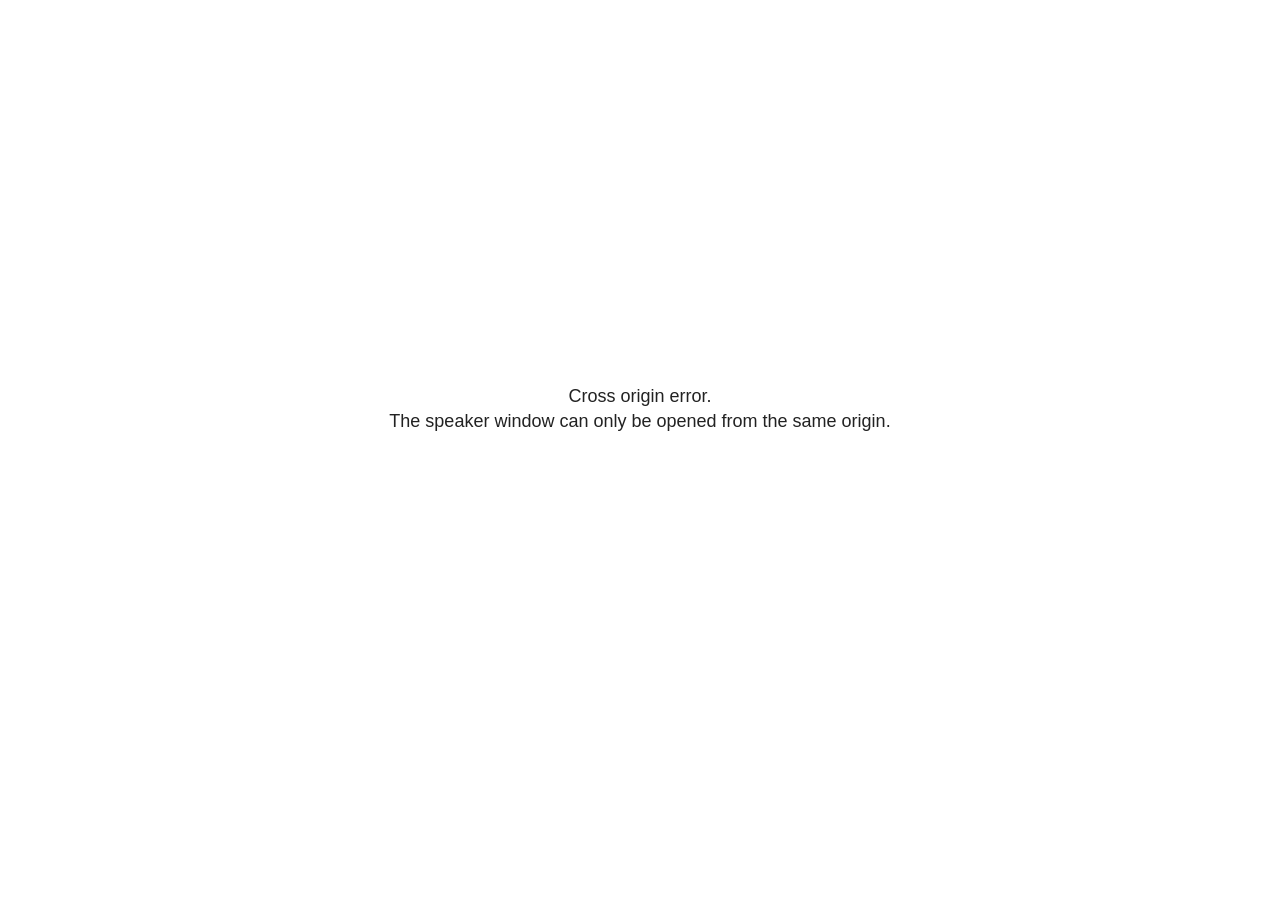
<file: site_libs/revealjs/plugin/notes/speaker-view.html>
<!--
	NOTE: You need to build the notes plugin after making changes to this file.
-->
<html lang="en">
	<head>
		<meta charset="utf-8">

		<title>reveal.js - Speaker View</title>

		<style>
			body {
				font-family: Helvetica;
				font-size: 18px;
			}

			#current-slide,
			#upcoming-slide,
			#speaker-controls {
				padding: 6px;
				box-sizing: border-box;
				-moz-box-sizing: border-box;
			}

			#current-slide iframe,
			#upcoming-slide iframe {
				width: 100%;
				height: 100%;
				border: 1px solid #ddd;
			}

			#current-slide .label,
			#upcoming-slide .label {
				position: absolute;
				top: 10px;
				left: 10px;
				z-index: 2;
			}

			#connection-status {
				position: absolute;
				top: 0;
				left: 0;
				width: 100%;
				height: 100%;
				z-index: 20;
				padding: 30% 20% 20% 20%;
				font-size: 18px;
				color: #222;
				background: #fff;
				text-align: center;
				box-sizing: border-box;
				line-height: 1.4;
			}

			.overlay-element {
				height: 34px;
				line-height: 34px;
				padding: 0 10px;
				text-shadow: none;
				background: rgba( 220, 220, 220, 0.8 );
				color: #222;
				font-size: 14px;
			}

			.overlay-element.interactive:hover {
				background: rgba( 220, 220, 220, 1 );
			}

			#current-slide {
				position: absolute;
				width: 60%;
				height: 100%;
				top: 0;
				left: 0;
				padding-right: 0;
			}

			#upcoming-slide {
				position: absolute;
				width: 40%;
				height: 40%;
				right: 0;
				top: 0;
			}

			/* Speaker controls */
			#speaker-controls {
				position: absolute;
				top: 40%;
				right: 0;
				width: 40%;
				height: 60%;
				overflow: auto;
				font-size: 18px;
			}

				.speaker-controls-time.hidden,
				.speaker-controls-notes.hidden {
					display: none;
				}

				.speaker-controls-time .label,
				.speaker-controls-pace .label,
				.speaker-controls-notes .label {
					text-transform: uppercase;
					font-weight: normal;
					font-size: 0.66em;
					color: #666;
					margin: 0;
				}

				.speaker-controls-time, .speaker-controls-pace {
					border-bottom: 1px solid rgba( 200, 200, 200, 0.5 );
					margin-bottom: 10px;
					padding: 10px 16px;
					padding-bottom: 20px;
					cursor: pointer;
				}

				.speaker-controls-time .reset-button {
					opacity: 0;
					float: right;
					color: #666;
					text-decoration: none;
				}
				.speaker-controls-time:hover .reset-button {
					opacity: 1;
				}

				.speaker-controls-time .timer,
				.speaker-controls-time .clock {
					width: 50%;
				}

				.speaker-controls-time .timer,
				.speaker-controls-time .clock,
				.speaker-controls-time .pacing .hours-value,
				.speaker-controls-time .pacing .minutes-value,
				.speaker-controls-time .pacing .seconds-value {
					font-size: 1.9em;
				}

				.speaker-controls-time .timer {
					float: left;
				}

				.speaker-controls-time .clock {
					float: right;
					text-align: right;
				}

				.speaker-controls-time span.mute {
					opacity: 0.3;
				}

				.speaker-controls-time .pacing-title {
					margin-top: 5px;
				}

				.speaker-controls-time .pacing.ahead {
					color: blue;
				}

				.speaker-controls-time .pacing.on-track {
					color: green;
				}

				.speaker-controls-time .pacing.behind {
					color: red;
				}

				.speaker-controls-notes {
					padding: 10px 16px;
				}

				.speaker-controls-notes .value {
					margin-top: 5px;
					line-height: 1.4;
					font-size: 1.2em;
				}

			/* Layout selector */
			#speaker-layout {
				position: absolute;
				top: 10px;
				right: 10px;
				color: #222;
				z-index: 10;
			}
				#speaker-layout select {
					position: absolute;
					width: 100%;
					height: 100%;
					top: 0;
					left: 0;
					border: 0;
					box-shadow: 0;
					cursor: pointer;
					opacity: 0;

					font-size: 1em;
					background-color: transparent;

					-moz-appearance: none;
					-webkit-appearance: none;
					-webkit-tap-highlight-color: rgba(0, 0, 0, 0);
				}

				#speaker-layout select:focus {
					outline: none;
					box-shadow: none;
				}

			.clear {
				clear: both;
			}

			/* Speaker layout: Wide */
			body[data-speaker-layout="wide"] #current-slide,
			body[data-speaker-layout="wide"] #upcoming-slide {
				width: 50%;
				height: 45%;
				padding: 6px;
			}

			body[data-speaker-layout="wide"] #current-slide {
				top: 0;
				left: 0;
			}

			body[data-speaker-layout="wide"] #upcoming-slide {
				top: 0;
				left: 50%;
			}

			body[data-speaker-layout="wide"] #speaker-controls {
				top: 45%;
				left: 0;
				width: 100%;
				height: 50%;
				font-size: 1.25em;
			}

			/* Speaker layout: Tall */
			body[data-speaker-layout="tall"] #current-slide,
			body[data-speaker-layout="tall"] #upcoming-slide {
				width: 45%;
				height: 50%;
				padding: 6px;
			}

			body[data-speaker-layout="tall"] #current-slide {
				top: 0;
				left: 0;
			}

			body[data-speaker-layout="tall"] #upcoming-slide {
				top: 50%;
				left: 0;
			}

			body[data-speaker-layout="tall"] #speaker-controls {
				padding-top: 40px;
				top: 0;
				left: 45%;
				width: 55%;
				height: 100%;
				font-size: 1.25em;
			}

			/* Speaker layout: Notes only */
			body[data-speaker-layout="notes-only"] #current-slide,
			body[data-speaker-layout="notes-only"] #upcoming-slide {
				display: none;
			}

			body[data-speaker-layout="notes-only"] #speaker-controls {
				padding-top: 40px;
				top: 0;
				left: 0;
				width: 100%;
				height: 100%;
				font-size: 1.25em;
			}

			@media screen and (max-width: 1080px) {
				body[data-speaker-layout="default"] #speaker-controls {
					font-size: 16px;
				}
			}

			@media screen and (max-width: 900px) {
				body[data-speaker-layout="default"] #speaker-controls {
					font-size: 14px;
				}
			}

			@media screen and (max-width: 800px) {
				body[data-speaker-layout="default"] #speaker-controls {
					font-size: 12px;
				}
			}

		</style>
	</head>

	<body>

		<div id="connection-status">Loading speaker view...</div>

		<div id="current-slide"></div>
		<div id="upcoming-slide"><span class="overlay-element label">Upcoming</span></div>
		<div id="speaker-controls">
			<div class="speaker-controls-time">
				<h4 class="label">Time <span class="reset-button">Click to Reset</span></h4>
				<div class="clock">
					<span class="clock-value">0:00 AM</span>
				</div>
				<div class="timer">
					<span class="hours-value">00</span><span class="minutes-value">:00</span><span class="seconds-value">:00</span>
				</div>
				<div class="clear"></div>

				<h4 class="label pacing-title" style="display: none">Pacing – Time to finish current slide</h4>
				<div class="pacing" style="display: none">
					<span class="hours-value">00</span><span class="minutes-value">:00</span><span class="seconds-value">:00</span>
				</div>
			</div>

			<div class="speaker-controls-notes hidden">
				<h4 class="label">Notes</h4>
				<div class="value"></div>
			</div>
		</div>
		<div id="speaker-layout" class="overlay-element interactive">
			<span class="speaker-layout-label"></span>
			<select class="speaker-layout-dropdown"></select>
		</div>

		<script>

			(function() {

				var notes,
					notesValue,
					currentState,
					currentSlide,
					upcomingSlide,
					layoutLabel,
					layoutDropdown,
					pendingCalls = {},
					lastRevealApiCallId = 0,
					connected = false

				var connectionStatus = document.querySelector( '#connection-status' );

				var SPEAKER_LAYOUTS = {
					'default': 'Default',
					'wide': 'Wide',
					'tall': 'Tall',
					'notes-only': 'Notes only'
				};

				setupLayout();

				let openerOrigin;

				try {
					openerOrigin = window.opener.location.origin;
				}
				catch ( error ) { console.warn( error ) }

				// In order to prevent XSS, the speaker view will only run if its
				// opener has the same origin as itself
				if( window.location.origin !== openerOrigin ) {
					connectionStatus.innerHTML = 'Cross origin error.<br>The speaker window can only be opened from the same origin.';
					return;
				}

				var connectionTimeout = setTimeout( function() {
					connectionStatus.innerHTML = 'Error connecting to main window.<br>Please try closing and reopening the speaker view.';
				}, 5000 );

				window.addEventListener( 'message', function( event ) {

					// Validate the origin of all messages to avoid parsing messages
					// that aren't meant for us. Ignore when running off file:// so
					// that the speaker view continues to work without a web server.
					if( window.location.origin !== event.origin && window.location.origin !== 'file://' ) {
						return
					}

					clearTimeout( connectionTimeout );
					connectionStatus.style.display = 'none';

					var data = JSON.parse( event.data );

					// The overview mode is only useful to the reveal.js instance
					// where navigation occurs so we don't sync it
					if( data.state ) delete data.state.overview;

					// Messages sent by the notes plugin inside of the main window
					if( data && data.namespace === 'reveal-notes' ) {
						if( data.type === 'connect' ) {
							handleConnectMessage( data );
						}
						else if( data.type === 'state' ) {
							handleStateMessage( data );
						}
						else if( data.type === 'return' ) {
							pendingCalls[data.callId](data.result);
							delete pendingCalls[data.callId];
						}
					}
					// Messages sent by the reveal.js inside of the current slide preview
					else if( data && data.namespace === 'reveal' ) {
						if( /ready/.test( data.eventName ) ) {
							// Send a message back to notify that the handshake is complete
							window.opener.postMessage( JSON.stringify({ namespace: 'reveal-notes', type: 'connected'} ), '*' );
						}
						else if( /slidechanged|fragmentshown|fragmenthidden|paused|resumed/.test( data.eventName ) && currentState !== JSON.stringify( data.state ) ) {

							dispatchStateToMainWindow( data.state );

						}
					}

				} );

				/**
				 * Updates the presentation in the main window to match the state
				 * of the presentation in the notes window.
				 */
				const dispatchStateToMainWindow = debounce(( state ) => {
					window.opener.postMessage( JSON.stringify({ method: 'setState', args: [ state ]} ), '*' );
				}, 500);

				/**
				 * Asynchronously calls the Reveal.js API of the main frame.
				 */
				function callRevealApi( methodName, methodArguments, callback ) {

					var callId = ++lastRevealApiCallId;
					pendingCalls[callId] = callback;
					window.opener.postMessage( JSON.stringify( {
						namespace: 'reveal-notes',
						type: 'call',
						callId: callId,
						methodName: methodName,
						arguments: methodArguments
					} ), '*' );

				}

				/**
				 * Called when the main window is trying to establish a
				 * connection.
				 */
				function handleConnectMessage( data ) {

					if( connected === false ) {
						connected = true;

						setupIframes( data );
						setupKeyboard();
						setupNotes();
						setupTimer();
						setupHeartbeat();
					}

				}

				/**
				 * Called when the main window sends an updated state.
				 */
				function handleStateMessage( data ) {

					// Store the most recently set state to avoid circular loops
					// applying the same state
					currentState = JSON.stringify( data.state );

					// No need for updating the notes in case of fragment changes
					if ( data.notes ) {
						notes.classList.remove( 'hidden' );
						notesValue.style.whiteSpace = data.whitespace;
						if( data.markdown ) {
							notesValue.innerHTML = marked( data.notes );
						}
						else {
							notesValue.innerHTML = data.notes;
						}
					}
					else {
						notes.classList.add( 'hidden' );
					}

					// Update the note slides
					currentSlide.contentWindow.postMessage( JSON.stringify({ method: 'setState', args: [ data.state ] }), '*' );
					upcomingSlide.contentWindow.postMessage( JSON.stringify({ method: 'setState', args: [ data.state ] }), '*' );
					upcomingSlide.contentWindow.postMessage( JSON.stringify({ method: 'next' }), '*' );

				}

				// Limit to max one state update per X ms
				handleStateMessage = debounce( handleStateMessage, 200 );

				/**
				 * Forward keyboard events to the current slide window.
				 * This enables keyboard events to work even if focus
				 * isn't set on the current slide iframe.
				 *
				 * Block F5 default handling, it reloads and disconnects
				 * the speaker notes window.
				 */
				function setupKeyboard() {

					document.addEventListener( 'keydown', function( event ) {
						if( event.keyCode === 116 || ( event.metaKey && event.keyCode === 82 ) ) {
							event.preventDefault();
							return false;
						}
						currentSlide.contentWindow.postMessage( JSON.stringify({ method: 'triggerKey', args: [ event.keyCode ] }), '*' );
					} );

				}

				/**
				 * Creates the preview iframes.
				 */
				function setupIframes( data ) {

					var params = [
						'receiver',
						'progress=false',
						'history=false',
						'transition=none',
						'autoSlide=0',
						'backgroundTransition=none'
					].join( '&' );

					var urlSeparator = /\?/.test(data.url) ? '&' : '?';
					var hash = '#/' + data.state.indexh + '/' + data.state.indexv;
					var currentURL = data.url + urlSeparator + params + '&scrollActivationWidth=false&postMessageEvents=true' + hash;
					var upcomingURL = data.url + urlSeparator + params + '&scrollActivationWidth=false&controls=false' + hash;

					currentSlide = document.createElement( 'iframe' );
					currentSlide.setAttribute( 'width', 1280 );
					currentSlide.setAttribute( 'height', 1024 );
					currentSlide.setAttribute( 'src', currentURL );
					document.querySelector( '#current-slide' ).appendChild( currentSlide );

					upcomingSlide = document.createElement( 'iframe' );
					upcomingSlide.setAttribute( 'width', 640 );
					upcomingSlide.setAttribute( 'height', 512 );
					upcomingSlide.setAttribute( 'src', upcomingURL );
					document.querySelector( '#upcoming-slide' ).appendChild( upcomingSlide );

				}

				/**
				 * Setup the notes UI.
				 */
				function setupNotes() {

					notes = document.querySelector( '.speaker-controls-notes' );
					notesValue = document.querySelector( '.speaker-controls-notes .value' );

				}

				/**
				 * We send out a heartbeat at all times to ensure we can
				 * reconnect with the main presentation window after reloads.
				 */
				function setupHeartbeat() {

					setInterval( () => {
						window.opener.postMessage( JSON.stringify({ namespace: 'reveal-notes', type: 'heartbeat'} ), '*' );
					}, 1000 );

				}

				function getTimings( callback ) {

					callRevealApi( 'getSlidesAttributes', [], function ( slideAttributes ) {
						callRevealApi( 'getConfig', [], function ( config ) {
							var totalTime = config.totalTime;
							var minTimePerSlide = config.minimumTimePerSlide || 0;
							var defaultTiming = config.defaultTiming;
							if ((defaultTiming == null) && (totalTime == null)) {
								callback(null);
								return;
							}
							// Setting totalTime overrides defaultTiming
							if (totalTime) {
								defaultTiming = 0;
							}
							var timings = [];
							for ( var i in slideAttributes ) {
								var slide = slideAttributes[ i ];
								var timing = defaultTiming;
								if( slide.hasOwnProperty( 'data-timing' )) {
									var t = slide[ 'data-timing' ];
									timing = parseInt(t);
									if( isNaN(timing) ) {
										console.warn("Could not parse timing '" + t + "' of slide " + i + "; using default of " + defaultTiming);
										timing = defaultTiming;
									}
								}
								timings.push(timing);
							}
							if ( totalTime ) {
								// After we've allocated time to individual slides, we summarize it and
								// subtract it from the total time
								var remainingTime = totalTime - timings.reduce( function(a, b) { return a + b; }, 0 );
								// The remaining time is divided by the number of slides that have 0 seconds
								// allocated at the moment, giving the average time-per-slide on the remaining slides
								var remainingSlides = (timings.filter( function(x) { return x == 0 }) ).length
								var timePerSlide = Math.round( remainingTime / remainingSlides, 0 )
								// And now we replace every zero-value timing with that average
								timings = timings.map( function(x) { return (x==0 ? timePerSlide : x) } );
							}
							var slidesUnderMinimum = timings.filter( function(x) { return (x < minTimePerSlide) } ).length
							if ( slidesUnderMinimum ) {
								message = "The pacing time for " + slidesUnderMinimum + " slide(s) is under the configured minimum of " + minTimePerSlide + " seconds. Check the data-timing attribute on individual slides, or consider increasing the totalTime or minimumTimePerSlide configuration options (or removing some slides).";
								alert(message);
							}
							callback( timings );
						} );
					} );

				}

				/**
				 * Return the number of seconds allocated for presenting
				 * all slides up to and including this one.
				 */
				function getTimeAllocated( timings, callback ) {

					callRevealApi( 'getSlidePastCount', [], function ( currentSlide ) {
						var allocated = 0;
						for (var i in timings.slice(0, currentSlide + 1)) {
							allocated += timings[i];
						}
						callback( allocated );
					} );

				}

				/**
				 * Create the timer and clock and start updating them
				 * at an interval.
				 */
				function setupTimer() {

					var start = new Date(),
					timeEl = document.querySelector( '.speaker-controls-time' ),
					clockEl = timeEl.querySelector( '.clock-value' ),
					hoursEl = timeEl.querySelector( '.hours-value' ),
					minutesEl = timeEl.querySelector( '.minutes-value' ),
					secondsEl = timeEl.querySelector( '.seconds-value' ),
					pacingTitleEl = timeEl.querySelector( '.pacing-title' ),
					pacingEl = timeEl.querySelector( '.pacing' ),
					pacingHoursEl = pacingEl.querySelector( '.hours-value' ),
					pacingMinutesEl = pacingEl.querySelector( '.minutes-value' ),
					pacingSecondsEl = pacingEl.querySelector( '.seconds-value' );

					var timings = null;
					getTimings( function ( _timings ) {

						timings = _timings;
						if (_timings !== null) {
							pacingTitleEl.style.removeProperty('display');
							pacingEl.style.removeProperty('display');
						}

						// Update once directly
						_updateTimer();

						// Then update every second
						setInterval( _updateTimer, 1000 );

					} );


					function _resetTimer() {

						if (timings == null) {
							start = new Date();
							_updateTimer();
						}
						else {
							// Reset timer to beginning of current slide
							getTimeAllocated( timings, function ( slideEndTimingSeconds ) {
								var slideEndTiming = slideEndTimingSeconds * 1000;
								callRevealApi( 'getSlidePastCount', [], function ( currentSlide ) {
									var currentSlideTiming = timings[currentSlide] * 1000;
									var previousSlidesTiming = slideEndTiming - currentSlideTiming;
									var now = new Date();
									start = new Date(now.getTime() - previousSlidesTiming);
									_updateTimer();
								} );
							} );
						}

					}

					timeEl.addEventListener( 'click', function() {
						_resetTimer();
						return false;
					} );

					function _displayTime( hrEl, minEl, secEl, time) {

						var sign = Math.sign(time) == -1 ? "-" : "";
						time = Math.abs(Math.round(time / 1000));
						var seconds = time % 60;
						var minutes = Math.floor( time / 60 ) % 60 ;
						var hours = Math.floor( time / ( 60 * 60 )) ;
						hrEl.innerHTML = sign + zeroPadInteger( hours );
						if (hours == 0) {
							hrEl.classList.add( 'mute' );
						}
						else {
							hrEl.classList.remove( 'mute' );
						}
						minEl.innerHTML = ':' + zeroPadInteger( minutes );
						if (hours == 0 && minutes == 0) {
							minEl.classList.add( 'mute' );
						}
						else {
							minEl.classList.remove( 'mute' );
						}
						secEl.innerHTML = ':' + zeroPadInteger( seconds );
					}

					function _updateTimer() {

						var diff, hours, minutes, seconds,
						now = new Date();

						diff = now.getTime() - start.getTime();

						clockEl.innerHTML = now.toLocaleTimeString( 'en-US', { hour12: true, hour: '2-digit', minute:'2-digit' } );
						_displayTime( hoursEl, minutesEl, secondsEl, diff );
						if (timings !== null) {
							_updatePacing(diff);
						}

					}

					function _updatePacing(diff) {

						getTimeAllocated( timings, function ( slideEndTimingSeconds ) {
							var slideEndTiming = slideEndTimingSeconds * 1000;

							callRevealApi( 'getSlidePastCount', [], function ( currentSlide ) {
								var currentSlideTiming = timings[currentSlide] * 1000;
								var timeLeftCurrentSlide = slideEndTiming - diff;
								if (timeLeftCurrentSlide < 0) {
									pacingEl.className = 'pacing behind';
								}
								else if (timeLeftCurrentSlide < currentSlideTiming) {
									pacingEl.className = 'pacing on-track';
								}
								else {
									pacingEl.className = 'pacing ahead';
								}
								_displayTime( pacingHoursEl, pacingMinutesEl, pacingSecondsEl, timeLeftCurrentSlide );
							} );
						} );
					}

				}

				/**
				 * Sets up the speaker view layout and layout selector.
				 */
				function setupLayout() {

					layoutDropdown = document.querySelector( '.speaker-layout-dropdown' );
					layoutLabel = document.querySelector( '.speaker-layout-label' );

					// Render the list of available layouts
					for( var id in SPEAKER_LAYOUTS ) {
						var option = document.createElement( 'option' );
						option.setAttribute( 'value', id );
						option.textContent = SPEAKER_LAYOUTS[ id ];
						layoutDropdown.appendChild( option );
					}

					// Monitor the dropdown for changes
					layoutDropdown.addEventListener( 'change', function( event ) {

						setLayout( layoutDropdown.value );

					}, false );

					// Restore any currently persisted layout
					setLayout( getLayout() );

				}

				/**
				 * Sets a new speaker view layout. The layout is persisted
				 * in local storage.
				 */
				function setLayout( value ) {

					var title = SPEAKER_LAYOUTS[ value ];

					layoutLabel.innerHTML = 'Layout' + ( title ? ( ': ' + title ) : '' );
					layoutDropdown.value = value;

					document.body.setAttribute( 'data-speaker-layout', value );

					// Persist locally
					if( supportsLocalStorage() ) {
						window.localStorage.setItem( 'reveal-speaker-layout', value );
					}

				}

				/**
				 * Returns the ID of the most recently set speaker layout
				 * or our default layout if none has been set.
				 */
				function getLayout() {

					if( supportsLocalStorage() ) {
						var layout = window.localStorage.getItem( 'reveal-speaker-layout' );
						if( layout ) {
							return layout;
						}
					}

					// Default to the first record in the layouts hash
					for( var id in SPEAKER_LAYOUTS ) {
						return id;
					}

				}

				function supportsLocalStorage() {

					try {
						localStorage.setItem('test', 'test');
						localStorage.removeItem('test');
						return true;
					}
					catch( e ) {
						return false;
					}

				}

				function zeroPadInteger( num ) {

					var str = '00' + parseInt( num );
					return str.substring( str.length - 2 );

				}

				/**
				 * Limits the frequency at which a function can be called.
				 */
				function debounce( fn, ms ) {

					var lastTime = 0,
						timeout;

					return function() {

						var args = arguments;
						var context = this;

						clearTimeout( timeout );

						var timeSinceLastCall = Date.now() - lastTime;
						if( timeSinceLastCall > ms ) {
							fn.apply( context, args );
							lastTime = Date.now();
						}
						else {
							timeout = setTimeout( function() {
								fn.apply( context, args );
								lastTime = Date.now();
							}, ms - timeSinceLastCall );
						}

					}

				}

			})();

		</script>
	</body>
</html>
</file>
<file: site_libs/quarto-html/tippy.css>
.tippy-box[data-animation=fade][data-state=hidden]{opacity:0}[data-tippy-root]{max-width:calc(100vw - 10px)}.tippy-box{position:relative;background-color:#333;color:#fff;border-radius:4px;font-size:14px;line-height:1.4;white-space:normal;outline:0;transition-property:transform,visibility,opacity}.tippy-box[data-placement^=top]>.tippy-arrow{bottom:0}.tippy-box[data-placement^=top]>.tippy-arrow:before{bottom:-7px;left:0;border-width:8px 8px 0;border-top-color:initial;transform-origin:center top}.tippy-box[data-placement^=bottom]>.tippy-arrow{top:0}.tippy-box[data-placement^=bottom]>.tippy-arrow:before{top:-7px;left:0;border-width:0 8px 8px;border-bottom-color:initial;transform-origin:center bottom}.tippy-box[data-placement^=left]>.tippy-arrow{right:0}.tippy-box[data-placement^=left]>.tippy-arrow:before{border-width:8px 0 8px 8px;border-left-color:initial;right:-7px;transform-origin:center left}.tippy-box[data-placement^=right]>.tippy-arrow{left:0}.tippy-box[data-placement^=right]>.tippy-arrow:before{left:-7px;border-width:8px 8px 8px 0;border-right-color:initial;transform-origin:center right}.tippy-box[data-inertia][data-state=visible]{transition-timing-function:cubic-bezier(.54,1.5,.38,1.11)}.tippy-arrow{width:16px;height:16px;color:#333}.tippy-arrow:before{content:"";position:absolute;border-color:transparent;border-style:solid}.tippy-content{position:relative;padding:5px 9px;z-index:1}
</file>
<file: site_libs/quarto-html/quarto-syntax-highlighting-15634bcf2e68342d4ad2dfa704d543f6.css>
/* quarto syntax highlight colors */
:root {
  --quarto-hl-ot-color: #003B4F;
  --quarto-hl-at-color: #657422;
  --quarto-hl-ss-color: #20794D;
  --quarto-hl-an-color: #5E5E5E;
  --quarto-hl-fu-color: #4758AB;
  --quarto-hl-st-color: #20794D;
  --quarto-hl-cf-color: #003B4F;
  --quarto-hl-op-color: #5E5E5E;
  --quarto-hl-er-color: #AD0000;
  --quarto-hl-bn-color: #AD0000;
  --quarto-hl-al-color: #AD0000;
  --quarto-hl-va-color: #111111;
  --quarto-hl-bu-color: inherit;
  --quarto-hl-ex-color: inherit;
  --quarto-hl-pp-color: #AD0000;
  --quarto-hl-in-color: #5E5E5E;
  --quarto-hl-vs-color: #20794D;
  --quarto-hl-wa-color: #5E5E5E;
  --quarto-hl-do-color: #5E5E5E;
  --quarto-hl-im-color: #00769E;
  --quarto-hl-ch-color: #20794D;
  --quarto-hl-dt-color: #AD0000;
  --quarto-hl-fl-color: #AD0000;
  --quarto-hl-co-color: #5E5E5E;
  --quarto-hl-cv-color: #5E5E5E;
  --quarto-hl-cn-color: #8f5902;
  --quarto-hl-sc-color: #5E5E5E;
  --quarto-hl-dv-color: #AD0000;
  --quarto-hl-kw-color: #003B4F;
}

/* other quarto variables */
:root {
  --quarto-font-monospace: SFMono-Regular, Menlo, Monaco, Consolas, "Liberation Mono", "Courier New", monospace;
}

/* syntax highlight based on Pandoc's rules */
pre > code.sourceCode > span {
  color: #003B4F;
}

code.sourceCode > span {
  color: #003B4F;
}

div.sourceCode,
div.sourceCode pre.sourceCode {
  color: #003B4F;
}

/* Normal */
code span {
  color: #003B4F;
}

/* Alert */
code span.al {
  color: #AD0000;
  font-style: inherit;
}

/* Annotation */
code span.an {
  color: #5E5E5E;
  font-style: inherit;
}

/* Attribute */
code span.at {
  color: #657422;
  font-style: inherit;
}

/* BaseN */
code span.bn {
  color: #AD0000;
  font-style: inherit;
}

/* BuiltIn */
code span.bu {
  font-style: inherit;
}

/* ControlFlow */
code span.cf {
  color: #003B4F;
  font-weight: bold;
  font-style: inherit;
}

/* Char */
code span.ch {
  color: #20794D;
  font-style: inherit;
}

/* Constant */
code span.cn {
  color: #8f5902;
  font-style: inherit;
}

/* Comment */
code span.co {
  color: #5E5E5E;
  font-style: inherit;
}

/* CommentVar */
code span.cv {
  color: #5E5E5E;
  font-style: italic;
}

/* Documentation */
code span.do {
  color: #5E5E5E;
  font-style: italic;
}

/* DataType */
code span.dt {
  color: #AD0000;
  font-style: inherit;
}

/* DecVal */
code span.dv {
  color: #AD0000;
  font-style: inherit;
}

/* Error */
code span.er {
  color: #AD0000;
  font-style: inherit;
}

/* Extension */
code span.ex {
  font-style: inherit;
}

/* Float */
code span.fl {
  color: #AD0000;
  font-style: inherit;
}

/* Function */
code span.fu {
  color: #4758AB;
  font-style: inherit;
}

/* Import */
code span.im {
  color: #00769E;
  font-style: inherit;
}

/* Information */
code span.in {
  color: #5E5E5E;
  font-style: inherit;
}

/* Keyword */
code span.kw {
  color: #003B4F;
  font-weight: bold;
  font-style: inherit;
}

/* Operator */
code span.op {
  color: #5E5E5E;
  font-style: inherit;
}

/* Other */
code span.ot {
  color: #003B4F;
  font-style: inherit;
}

/* Preprocessor */
code span.pp {
  color: #AD0000;
  font-style: inherit;
}

/* SpecialChar */
code span.sc {
  color: #5E5E5E;
  font-style: inherit;
}

/* SpecialString */
code span.ss {
  color: #20794D;
  font-style: inherit;
}

/* String */
code span.st {
  color: #20794D;
  font-style: inherit;
}

/* Variable */
code span.va {
  color: #111111;
  font-style: inherit;
}

/* VerbatimString */
code span.vs {
  color: #20794D;
  font-style: inherit;
}

/* Warning */
code span.wa {
  color: #5E5E5E;
  font-style: italic;
}

.prevent-inlining {
  content: "</";
}

/*# sourceMappingURL=f23921c56f73e400b49028c9186a1aa0.css.map */
</file>
<file: custom.css>
h1,
h2,
h3 {
  color: #2c3e50;
}

h2 {
  border-bottom: 1px solid rgba(0, 0, 0, 0.08);
  padding-bottom: 0.2rem;
  margin-top: 2.2rem;
}

div.sourceCode {
  border-left: 3px solid #1d6e56;
}

blockquote {
  border-left: 3px solid #d85a30;
  background: #faece7;
  padding: 0.5rem 0.9rem;
  color: #4a1b0c;
}

/* Leitura dos resultados: parágrafo que interpreta a saída de um bloco de código */
.leitura {
  border-left: 3px solid #2980b9;
  background: #eef4fa;
  padding: 0.55rem 0.95rem;
  margin: 0.6rem 0 1.6rem;
  font-size: 0.96em;
}
</file>
